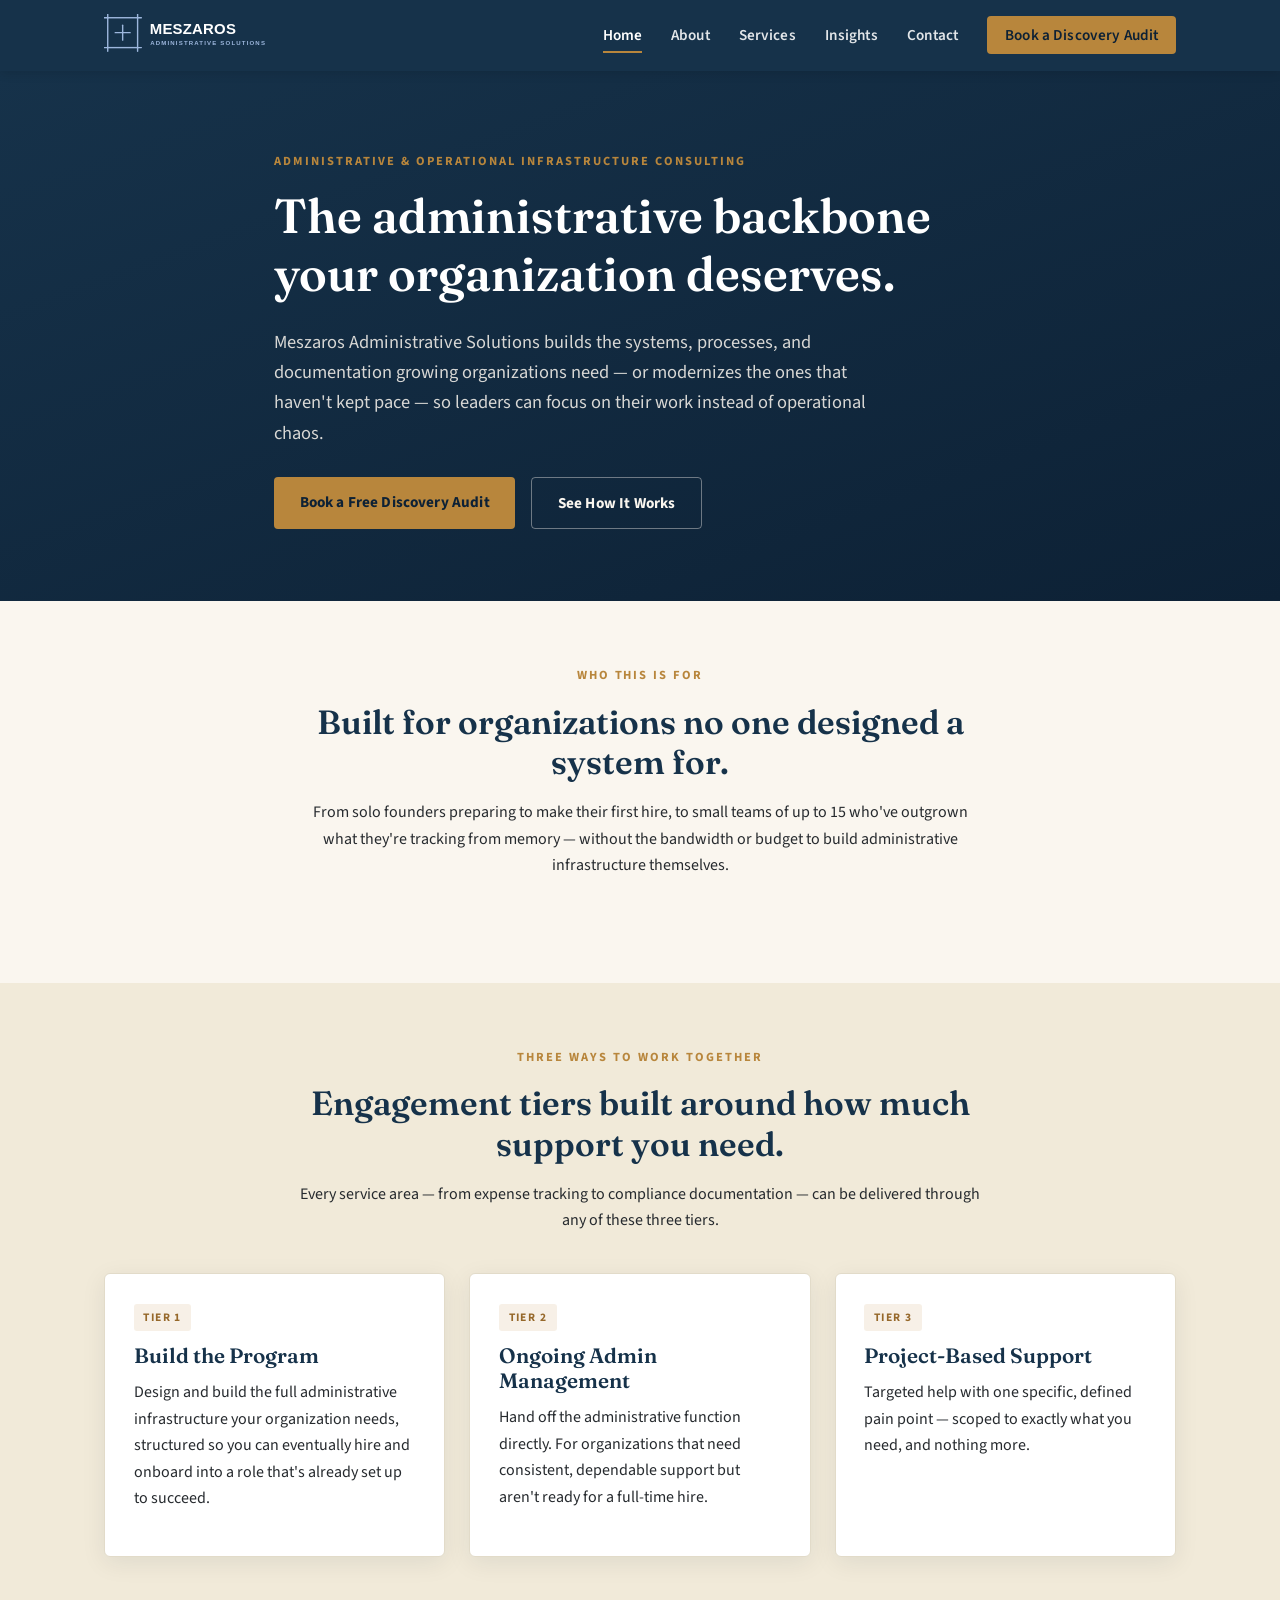
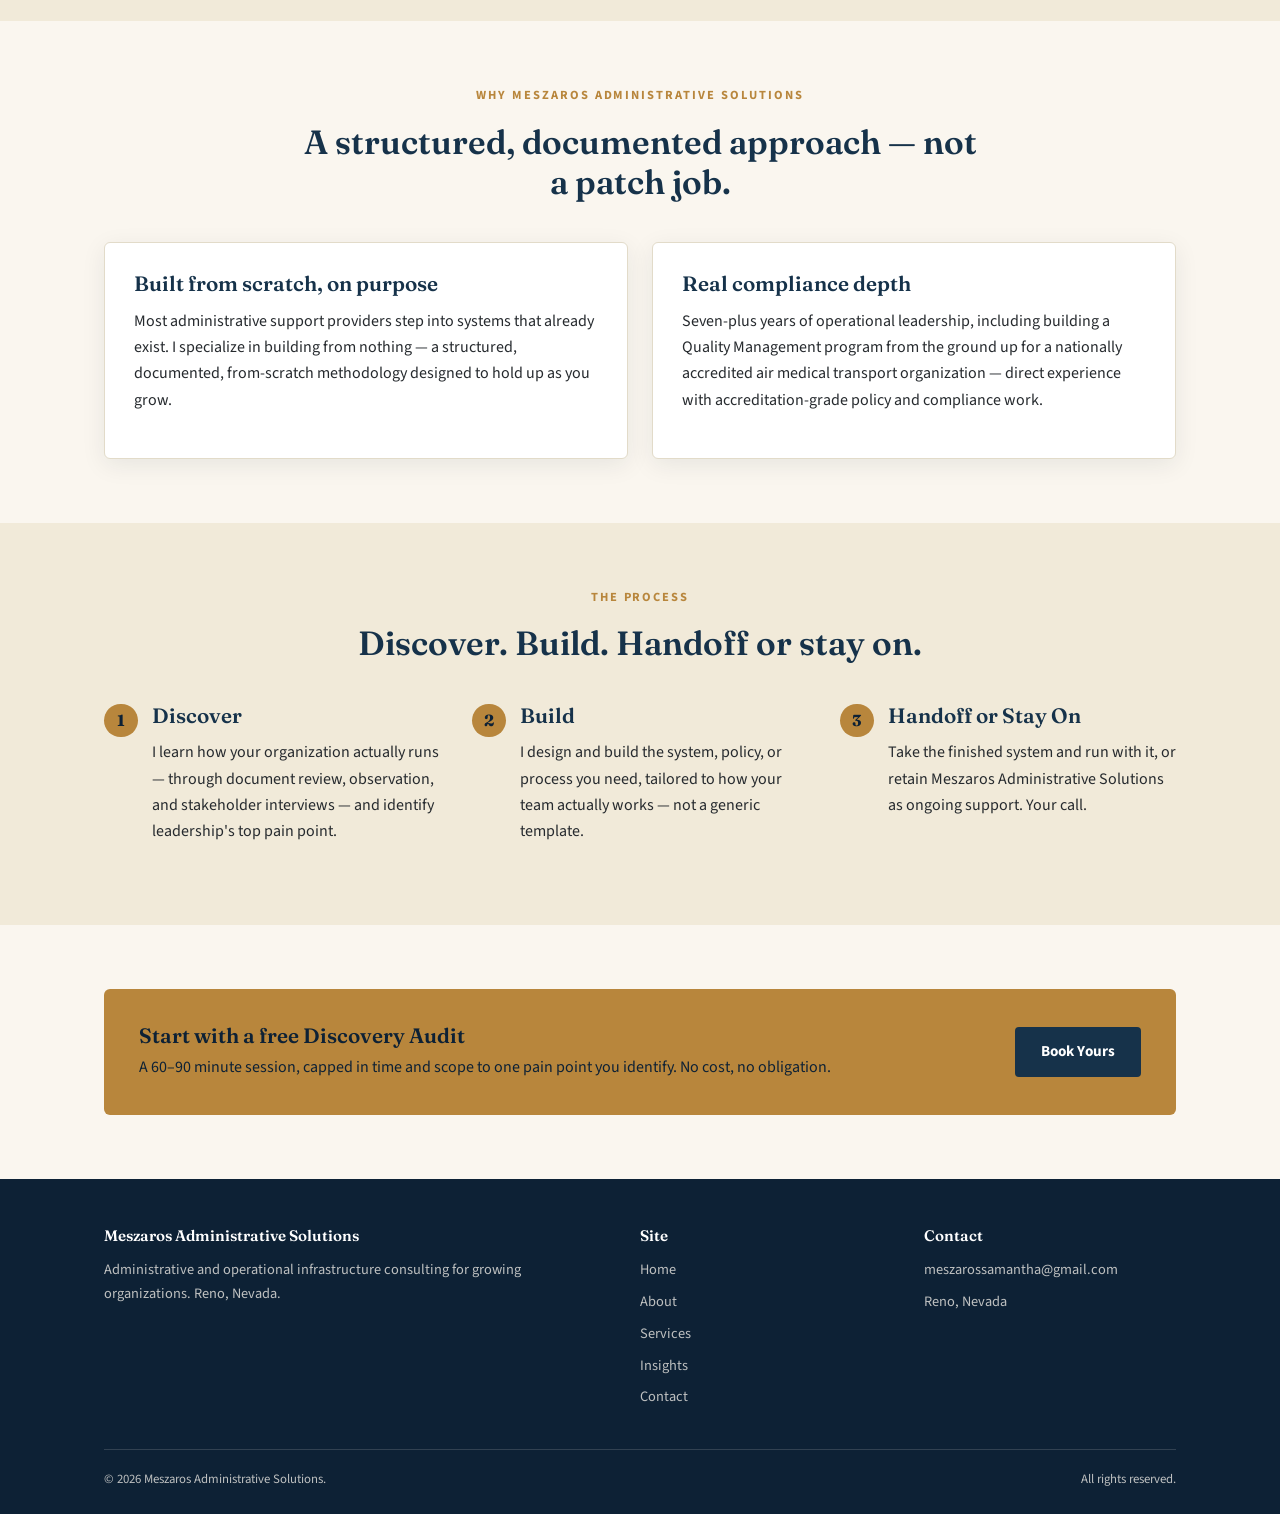
<file: index.html>
<!DOCTYPE html>
<html lang="en">
<head>
<meta charset="UTF-8">
<meta name="viewport" content="width=device-width, initial-scale=1.0">
<title>Meszaros Administrative Solutions | Reno, NV Administrative Consulting</title>
<meta name="description" content="Meszaros Administrative Solutions builds the administrative backbone your organization deserves. Reno, Nevada-based consulting for founders and small teams.">
<link rel="icon" href="data:image/svg+xml,<svg xmlns=%22http://www.w3.org/2000/svg%22 viewBox=%220 0 100 100%22><rect width=%22100%22 height=%22100%22 rx=%2216%22 fill=%22%2316324a%22/><text x=%2250%22 y=%2266%22 font-size=%2258%22 font-family=%22Georgia,serif%22 fill=%22%23b8863c%22 text-anchor=%22middle%22>M</text></svg>">
<link rel="preconnect" href="https://fonts.googleapis.com">
<link rel="preconnect" href="https://fonts.gstatic.com" crossorigin>
<link href="https://fonts.googleapis.com/css2?family=Fraunces:wght@500;600;700&family=Source+Sans+3:wght@400;600;700&display=swap" rel="stylesheet">
<link rel="stylesheet" href="style.css">
</head>
<body>

<header class="site-header">
  <div class="nav-wrap">
    <a class="logo" href="index.html" aria-label="Meszaros Administrative Solutions — Reno, Nevada">
      <svg viewBox="0 0 380 90" xmlns="http://www.w3.org/2000/svg" role="img">
        <g stroke="#9db7dd" stroke-width="3" fill="none" stroke-linecap="round">
          <rect x="8" y="8" width="64" height="64"></rect>
          <line x1="0" y1="8" x2="8" y2="8"></line>
          <line x1="8" y1="0" x2="8" y2="8"></line>
          <line x1="72" y1="8" x2="80" y2="8"></line>
          <line x1="72" y1="0" x2="72" y2="8"></line>
          <line x1="0" y1="72" x2="8" y2="72"></line>
          <line x1="8" y1="72" x2="8" y2="80"></line>
          <line x1="72" y1="72" x2="80" y2="72"></line>
          <line x1="72" y1="72" x2="72" y2="80"></line>
          <line x1="40" y1="24" x2="40" y2="56"></line>
          <line x1="24" y1="40" x2="56" y2="40"></line>
        </g>
        <text x="98" y="42" font-family="Arial, Helvetica, sans-serif" font-weight="800" font-size="32" letter-spacing="0.5" fill="#ffffff">MESZAROS</text>
        <text x="99" y="66" font-family="Arial, Helvetica, sans-serif" font-weight="700" font-size="13" letter-spacing="2.5" fill="#9db7dd">ADMINISTRATIVE SOLUTIONS</text>
      </svg>
    </a>
    <button class="nav-toggle" aria-label="Toggle navigation" aria-expanded="false">&#9776; Menu</button>
    <nav class="main-nav" aria-label="Primary">
      <ul>
        <li><a href="index.html" aria-current="page">Home</a></li>
        <li><a href="about.html">About</a></li>
        <li><a href="services.html">Services</a></li>
        <li><a href="insights.html">Insights</a></li>
        <li><a href="contact.html">Contact</a></li>
        <li><a class="nav-cta" href="contact.html">Book a Discovery Audit</a></li>
      </ul>
    </nav>
  </div>
</header>

<main>

  <section class="hero">
    <div class="container">
      <span class="eyebrow">Administrative &amp; Operational Infrastructure Consulting</span>
      <h1>The administrative backbone your organization deserves.</h1>
      <p class="lede">Meszaros Administrative Solutions builds the systems, processes, and documentation growing organizations need &mdash; or modernizes the ones that haven't kept pace &mdash; so leaders can focus on their work instead of operational chaos.</p>
      <div class="btn-row">
        <a class="btn btn-primary" href="contact.html">Book a Free Discovery Audit</a>
        <a class="btn btn-ghost" href="services.html">See How It Works</a>
      </div>
    </div>
  </section>

  <section>
    <div class="container">
      <div class="section-head">
        <span class="eyebrow">Who This Is For</span>
        <h2>Built for organizations no one designed a system for.</h2>
        <p>From solo founders preparing to make their first hire, to small teams of up to 15 who've outgrown what they're tracking from memory &mdash; without the bandwidth or budget to build administrative infrastructure themselves.</p>
      </div>
    </div>
  </section>

  <section class="alt">
    <div class="container">
      <div class="section-head">
        <span class="eyebrow">Three Ways to Work Together</span>
        <h2>Engagement tiers built around how much support you need.</h2>
        <p>Every service area &mdash; from expense tracking to compliance documentation &mdash; can be delivered through any of these three tiers.</p>
      </div>
      <div class="grid-3">
        <div class="card">
          <span class="tier-label">Tier 1</span>
          <h3>Build the Program</h3>
          <p>Design and build the full administrative infrastructure your organization needs, structured so you can eventually hire and onboard into a role that's already set up to succeed.</p>
        </div>
        <div class="card">
          <span class="tier-label">Tier 2</span>
          <h3>Ongoing Admin Management</h3>
          <p>Hand off the administrative function directly. For organizations that need consistent, dependable support but aren't ready for a full-time hire.</p>
        </div>
        <div class="card">
          <span class="tier-label">Tier 3</span>
          <h3>Project-Based Support</h3>
          <p>Targeted help with one specific, defined pain point &mdash; scoped to exactly what you need, and nothing more.</p>
        </div>
      </div>
    </div>
  </section>

  <section>
    <div class="container">
      <div class="section-head">
        <span class="eyebrow">Why Meszaros Administrative Solutions</span>
        <h2>A structured, documented approach &mdash; not a patch job.</h2>
      </div>
      <div class="grid-2">
        <div class="card">
          <h3>Built from scratch, on purpose</h3>
          <p>Most administrative support providers step into systems that already exist. I specialize in building from nothing &mdash; a structured, documented, from-scratch methodology designed to hold up as you grow.</p>
        </div>
        <div class="card">
          <h3>Real compliance depth</h3>
          <p>Seven-plus years of operational leadership, including building a Quality Management program from the ground up for a nationally accredited air medical transport organization &mdash; direct experience with accreditation-grade policy and compliance work.</p>
        </div>
      </div>
    </div>
  </section>

  <section class="alt">
    <div class="container">
      <div class="section-head">
        <span class="eyebrow">The Process</span>
        <h2>Discover. Build. Handoff or stay on.</h2>
      </div>
      <div class="steps">
        <div class="step">
          <h3>Discover</h3>
          <p>I learn how your organization actually runs &mdash; through document review, observation, and stakeholder interviews &mdash; and identify leadership's top pain point.</p>
        </div>
        <div class="step">
          <h3>Build</h3>
          <p>I design and build the system, policy, or process you need, tailored to how your team actually works &mdash; not a generic template.</p>
        </div>
        <div class="step">
          <h3>Handoff or Stay On</h3>
          <p>Take the finished system and run with it, or retain Meszaros Administrative Solutions as ongoing support. Your call.</p>
        </div>
      </div>
    </div>
  </section>

  <section>
    <div class="container">
      <div class="callout">
        <div>
          <h3>Start with a free Discovery Audit</h3>
          <p>A 60&ndash;90 minute session, capped in time and scope to one pain point you identify. No cost, no obligation.</p>
        </div>
        <a class="btn btn-dark" href="contact.html">Book Yours</a>
      </div>
    </div>
  </section>

</main>

<footer class="site-footer">
  <div class="container">
    <div class="footer-grid">
      <div>
        <h4>Meszaros Administrative Solutions</h4>
        <p>Administrative and operational infrastructure consulting for growing organizations. Reno, Nevada.</p>
      </div>
      <div>
        <h4>Site</h4>
        <ul>
          <li><a href="index.html">Home</a></li>
          <li><a href="about.html">About</a></li>
          <li><a href="services.html">Services</a></li>
          <li><a href="insights.html">Insights</a></li>
          <li><a href="contact.html">Contact</a></li>
        </ul>
      </div>
      <div>
        <h4>Contact</h4>
        <ul>
          <li><a href="mailto:meszarossamantha@gmail.com">meszarossamantha@gmail.com</a></li>
          <li>Reno, Nevada</li>
        </ul>
      </div>
    </div>
    <div class="footer-bottom">
      <span>&copy; <span data-year></span> Meszaros Administrative Solutions.</span>
      <span>All rights reserved.</span>
    </div>
  </div>
</footer>

<script src="main.js"></script>
</body>
</html>
</file>
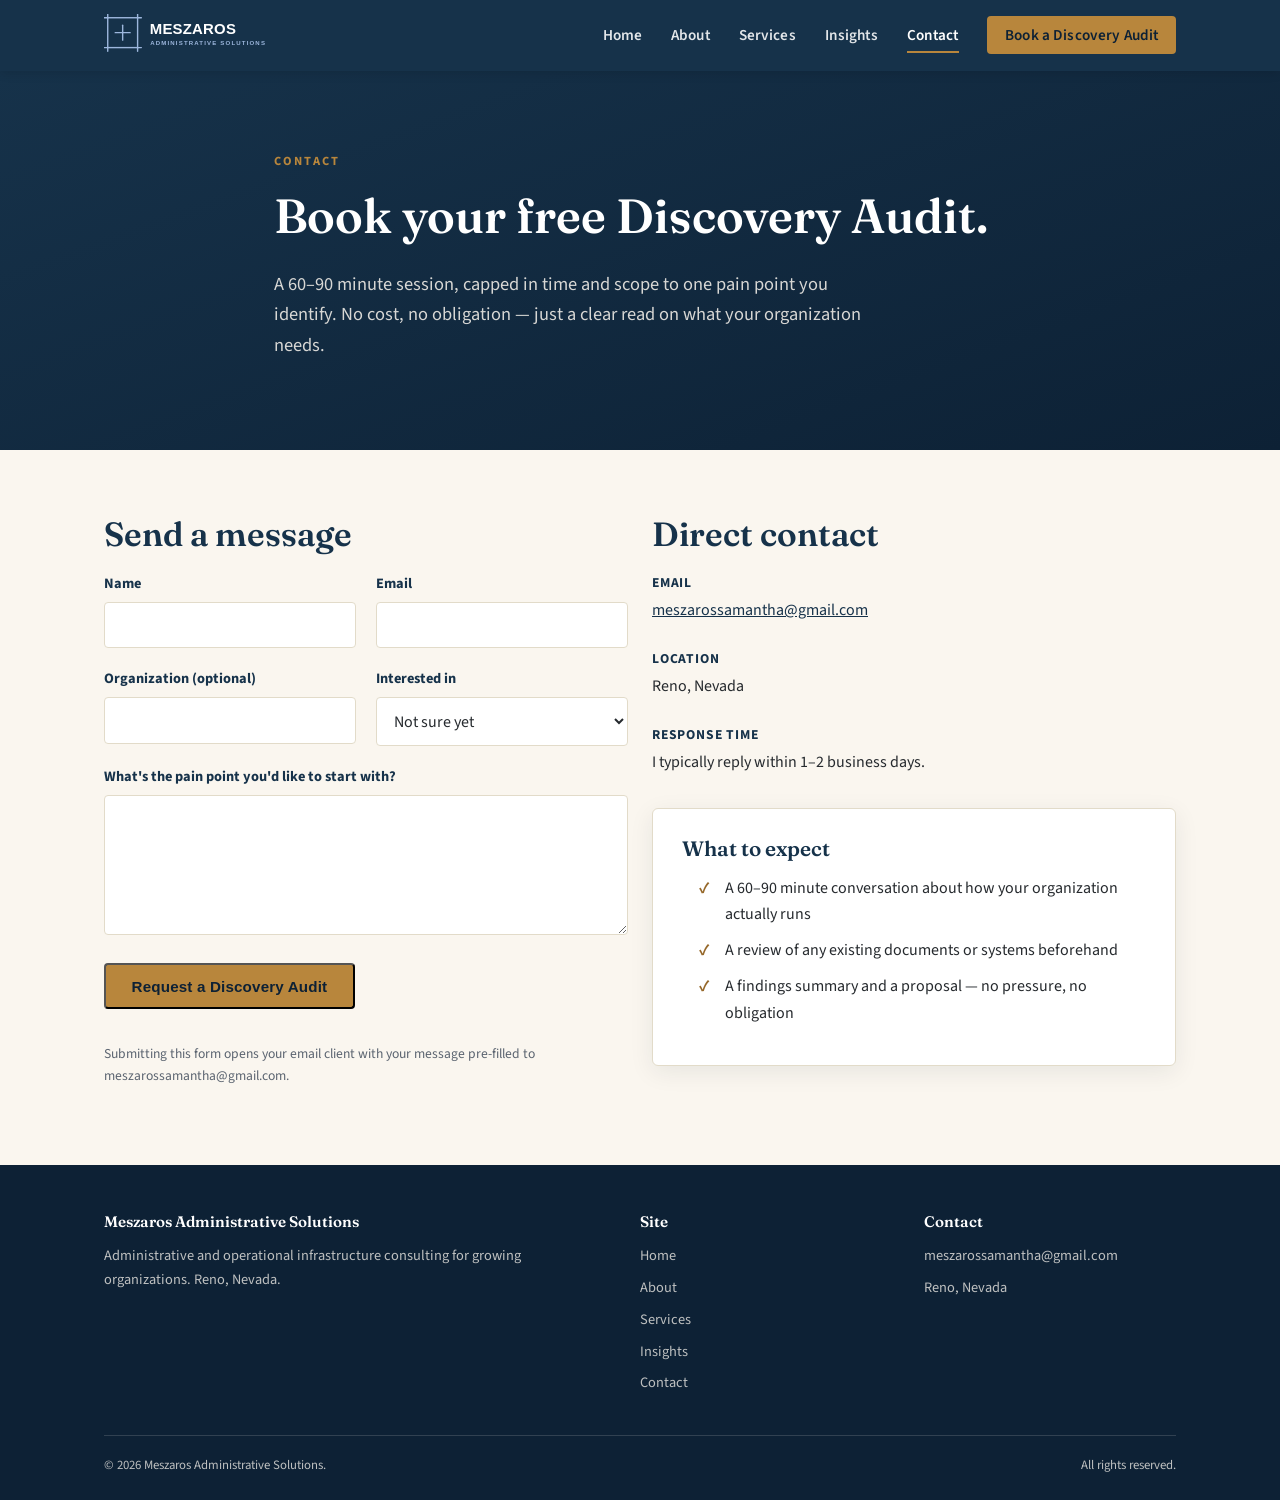
<file: contact.html>
<!DOCTYPE html>
<html lang="en">
<head>
<meta charset="UTF-8">
<meta name="viewport" content="width=device-width, initial-scale=1.0">
<title>Contact | Meszaros Administrative Solutions</title>
<meta name="description" content="Book a free Discovery Audit with Meszaros Administrative Solutions. Reno, Nevada-based administrative and operational infrastructure consulting.">
<link rel="icon" href="data:image/svg+xml,<svg xmlns=%22http://www.w3.org/2000/svg%22 viewBox=%220 0 100 100%22><rect width=%22100%22 height=%22100%22 rx=%2216%22 fill=%22%2316324a%22/><text x=%2250%22 y=%2266%22 font-size=%2258%22 font-family=%22Georgia,serif%22 fill=%22%23b8863c%22 text-anchor=%22middle%22>M</text></svg>">
<link rel="preconnect" href="https://fonts.googleapis.com">
<link rel="preconnect" href="https://fonts.gstatic.com" crossorigin>
<link href="https://fonts.googleapis.com/css2?family=Fraunces:wght@500;600;700&family=Source+Sans+3:wght@400;600;700&display=swap" rel="stylesheet">
<link rel="stylesheet" href="style.css">
</head>
<body>

<header class="site-header">
  <div class="nav-wrap">
    <a class="logo" href="index.html" aria-label="Meszaros Administrative Solutions — Reno, Nevada">
      <svg viewBox="0 0 380 90" xmlns="http://www.w3.org/2000/svg" role="img">
        <g stroke="#9db7dd" stroke-width="3" fill="none" stroke-linecap="round">
          <rect x="8" y="8" width="64" height="64"></rect>
          <line x1="0" y1="8" x2="8" y2="8"></line>
          <line x1="8" y1="0" x2="8" y2="8"></line>
          <line x1="72" y1="8" x2="80" y2="8"></line>
          <line x1="72" y1="0" x2="72" y2="8"></line>
          <line x1="0" y1="72" x2="8" y2="72"></line>
          <line x1="8" y1="72" x2="8" y2="80"></line>
          <line x1="72" y1="72" x2="80" y2="72"></line>
          <line x1="72" y1="72" x2="72" y2="80"></line>
          <line x1="40" y1="24" x2="40" y2="56"></line>
          <line x1="24" y1="40" x2="56" y2="40"></line>
        </g>
        <text x="98" y="42" font-family="Arial, Helvetica, sans-serif" font-weight="800" font-size="32" letter-spacing="0.5" fill="#ffffff">MESZAROS</text>
        <text x="99" y="66" font-family="Arial, Helvetica, sans-serif" font-weight="700" font-size="13" letter-spacing="2.5" fill="#9db7dd">ADMINISTRATIVE SOLUTIONS</text>
      </svg>
    </a>
    <button class="nav-toggle" aria-label="Toggle navigation" aria-expanded="false">&#9776; Menu</button>
    <nav class="main-nav" aria-label="Primary">
      <ul>
        <li><a href="index.html">Home</a></li>
        <li><a href="about.html">About</a></li>
        <li><a href="services.html">Services</a></li>
        <li><a href="insights.html">Insights</a></li>
        <li><a href="contact.html" aria-current="page">Contact</a></li>
        <li><a class="nav-cta" href="contact.html">Book a Discovery Audit</a></li>
      </ul>
    </nav>
  </div>
</header>

<main>

  <section class="hero">
    <div class="container">
      <span class="eyebrow">Contact</span>
      <h1>Book your free Discovery Audit.</h1>
      <p class="lede">A 60&ndash;90 minute session, capped in time and scope to one pain point you identify. No cost, no obligation &mdash; just a clear read on what your organization needs.</p>
    </div>
  </section>

  <section>
    <div class="container">
      <div class="grid-2">
        <div>
          <h2>Send a message</h2>
          <form class="contact-form" novalidate>
            <div class="form-row">
              <div>
                <label for="name">Name</label>
                <input type="text" id="name" name="name" required>
              </div>
              <div>
                <label for="email">Email</label>
                <input type="email" id="email" name="email" required>
              </div>
            </div>
            <div class="form-row">
              <div>
                <label for="organization">Organization (optional)</label>
                <input type="text" id="organization" name="organization">
              </div>
              <div>
                <label for="tier">Interested in</label>
                <select id="tier" name="tier">
                  <option value="">Not sure yet</option>
                  <option value="Tier 1 — Build the Program">Tier 1 &mdash; Build the Program</option>
                  <option value="Tier 2 — Ongoing Admin Management">Tier 2 &mdash; Ongoing Admin Management</option>
                  <option value="Tier 3 — Project-Based Support">Tier 3 &mdash; Project-Based Support</option>
                </select>
              </div>
            </div>
            <div>
              <label for="message">What's the pain point you'd like to start with?</label>
              <textarea id="message" name="message" required></textarea>
            </div>
            <div>
              <button type="submit" class="btn btn-primary">Request a Discovery Audit</button>
              <p id="form-status" role="status"></p>
              <p class="form-note">Submitting this form opens your email client with your message pre-filled to meszarossamantha@gmail.com.</p>
            </div>
          </form>
        </div>

        <div>
          <h2>Direct contact</h2>
          <dl class="contact-info">
            <div>
              <dt>Email</dt>
              <dd><a href="mailto:meszarossamantha@gmail.com">meszarossamantha@gmail.com</a></dd>
            </div>
            <div>
              <dt>Location</dt>
              <dd>Reno, Nevada</dd>
            </div>
            <div>
              <dt>Response time</dt>
              <dd>I typically reply within 1&ndash;2 business days.</dd>
            </div>
          </dl>
          <div class="card" style="margin-top:2rem;">
            <h3>What to expect</h3>
            <ul class="check-list">
              <li>A 60&ndash;90 minute conversation about how your organization actually runs</li>
              <li>A review of any existing documents or systems beforehand</li>
              <li>A findings summary and a proposal &mdash; no pressure, no obligation</li>
            </ul>
          </div>
        </div>
      </div>
    </div>
  </section>

</main>

<footer class="site-footer">
  <div class="container">
    <div class="footer-grid">
      <div>
        <h4>Meszaros Administrative Solutions</h4>
        <p>Administrative and operational infrastructure consulting for growing organizations. Reno, Nevada.</p>
      </div>
      <div>
        <h4>Site</h4>
        <ul>
          <li><a href="index.html">Home</a></li>
          <li><a href="about.html">About</a></li>
          <li><a href="services.html">Services</a></li>
          <li><a href="insights.html">Insights</a></li>
          <li><a href="contact.html">Contact</a></li>
        </ul>
      </div>
      <div>
        <h4>Contact</h4>
        <ul>
          <li><a href="mailto:meszarossamantha@gmail.com">meszarossamantha@gmail.com</a></li>
          <li>Reno, Nevada</li>
        </ul>
      </div>
    </div>
    <div class="footer-bottom">
      <span>&copy; <span data-year></span> Meszaros Administrative Solutions.</span>
      <span>All rights reserved.</span>
    </div>
  </div>
</footer>

<script src="main.js"></script>
</body>
</html>
</file>
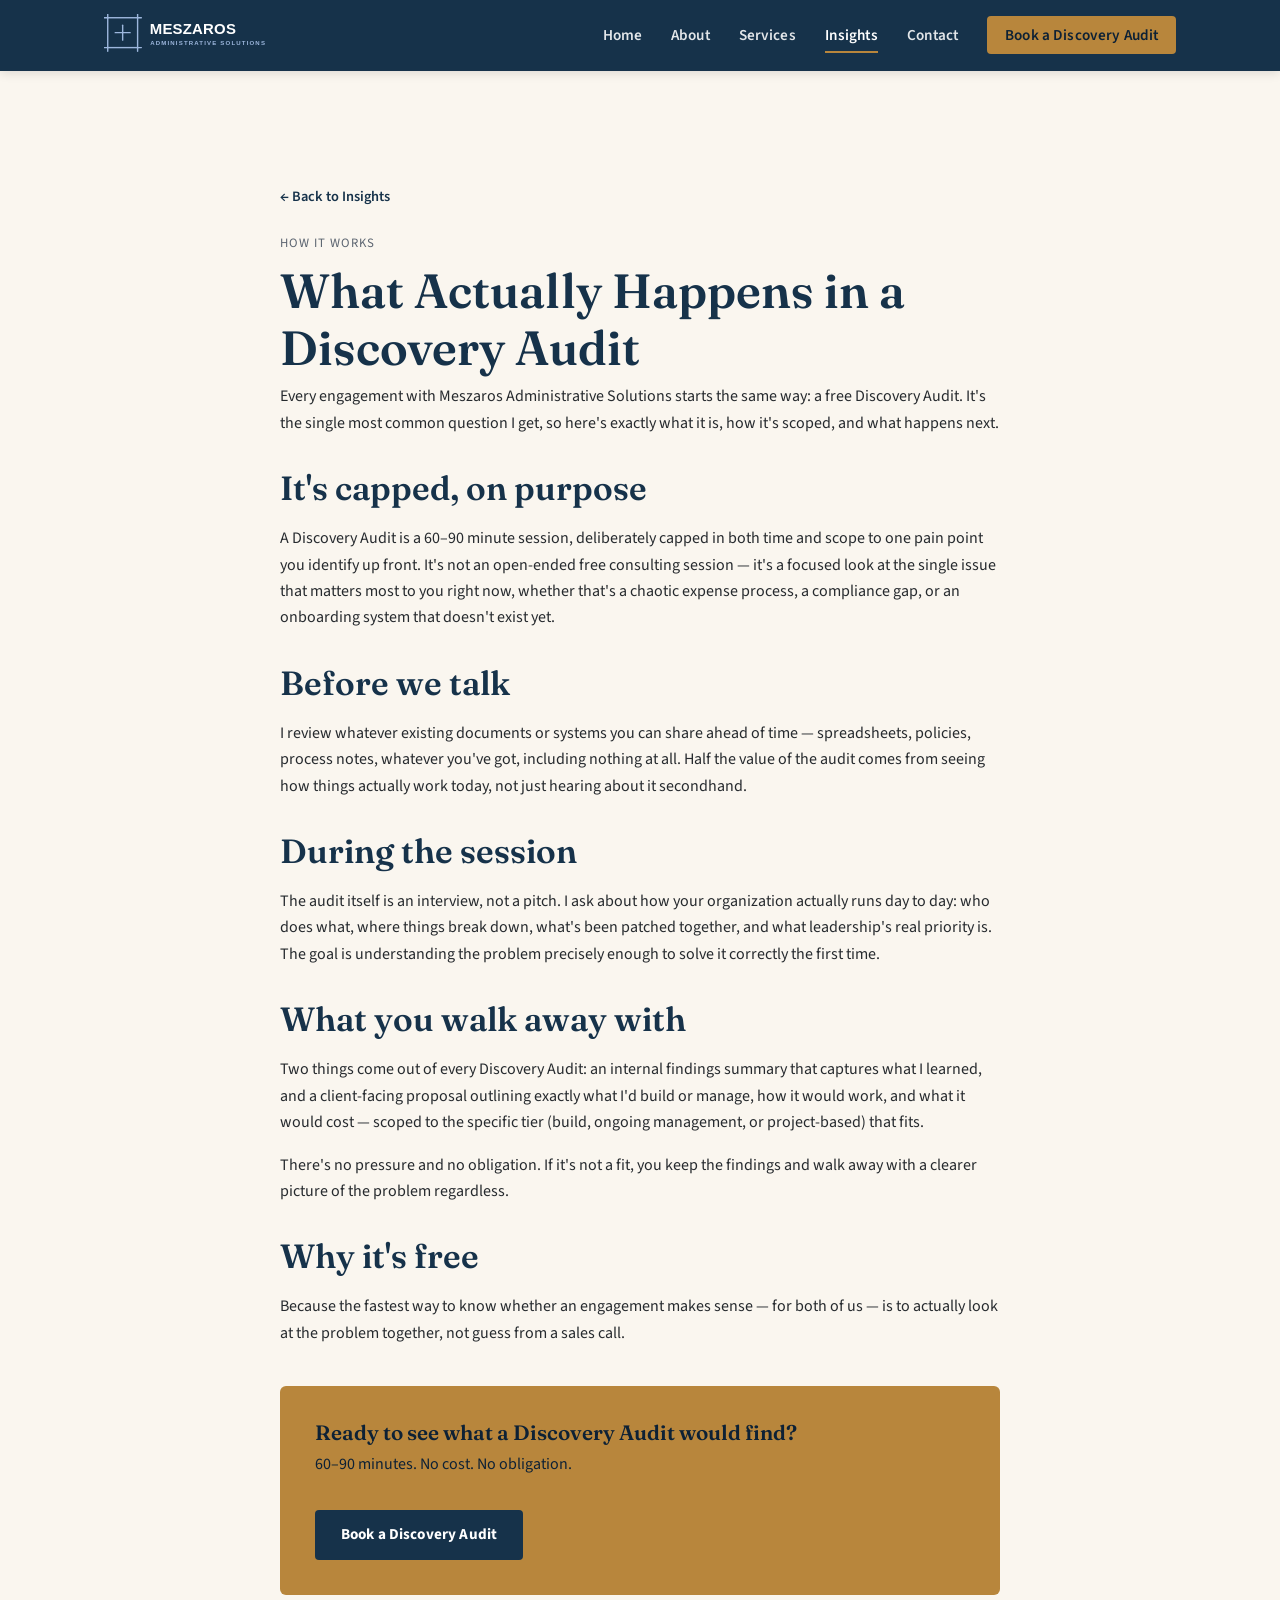
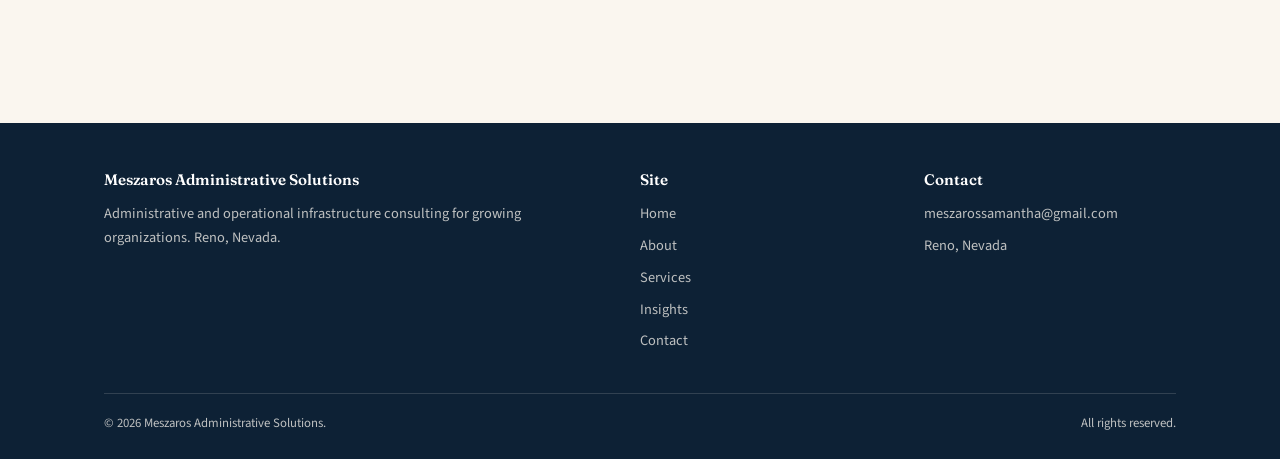
<file: discovery-audit-explained.html>
<!DOCTYPE html>
<html lang="en">
<head>
<meta charset="UTF-8">
<meta name="viewport" content="width=device-width, initial-scale=1.0">
<title>What Actually Happens in a Discovery Audit | Meszaros Administrative Solutions</title>
<meta name="description" content="A walkthrough of the free Discovery Audit: how it's scoped, what it covers, and what you walk away with.">
<link rel="icon" href="data:image/svg+xml,<svg xmlns=%22http://www.w3.org/2000/svg%22 viewBox=%220 0 100 100%22><rect width=%22100%22 height=%22100%22 rx=%2216%22 fill=%22%2316324a%22/><text x=%2250%22 y=%2266%22 font-size=%2258%22 font-family=%22Georgia,serif%22 fill=%22%23b8863c%22 text-anchor=%22middle%22>M</text></svg>">
<link rel="preconnect" href="https://fonts.googleapis.com">
<link rel="preconnect" href="https://fonts.gstatic.com" crossorigin>
<link href="https://fonts.googleapis.com/css2?family=Fraunces:wght@500;600;700&family=Source+Sans+3:wght@400;600;700&display=swap" rel="stylesheet">
<link rel="stylesheet" href="style.css">
</head>
<body>

<header class="site-header">
  <div class="nav-wrap">
    <a class="logo" href="index.html" aria-label="Meszaros Administrative Solutions — Reno, Nevada">
      <svg viewBox="0 0 380 90" xmlns="http://www.w3.org/2000/svg" role="img">
        <g stroke="#9db7dd" stroke-width="3" fill="none" stroke-linecap="round">
          <rect x="8" y="8" width="64" height="64"></rect>
          <line x1="0" y1="8" x2="8" y2="8"></line>
          <line x1="8" y1="0" x2="8" y2="8"></line>
          <line x1="72" y1="8" x2="80" y2="8"></line>
          <line x1="72" y1="0" x2="72" y2="8"></line>
          <line x1="0" y1="72" x2="8" y2="72"></line>
          <line x1="8" y1="72" x2="8" y2="80"></line>
          <line x1="72" y1="72" x2="80" y2="72"></line>
          <line x1="72" y1="72" x2="72" y2="80"></line>
          <line x1="40" y1="24" x2="40" y2="56"></line>
          <line x1="24" y1="40" x2="56" y2="40"></line>
        </g>
        <text x="98" y="42" font-family="Arial, Helvetica, sans-serif" font-weight="800" font-size="32" letter-spacing="0.5" fill="#ffffff">MESZAROS</text>
        <text x="99" y="66" font-family="Arial, Helvetica, sans-serif" font-weight="700" font-size="13" letter-spacing="2.5" fill="#9db7dd">ADMINISTRATIVE SOLUTIONS</text>
      </svg>
    </a>
    <button class="nav-toggle" aria-label="Toggle navigation" aria-expanded="false">&#9776; Menu</button>
    <nav class="main-nav" aria-label="Primary">
      <ul>
        <li><a href="index.html">Home</a></li>
        <li><a href="about.html">About</a></li>
        <li><a href="services.html">Services</a></li>
        <li><a href="insights.html" aria-current="page">Insights</a></li>
        <li><a href="contact.html">Contact</a></li>
        <li><a class="nav-cta" href="contact.html">Book a Discovery Audit</a></li>
      </ul>
    </nav>
  </div>
</header>

<main>
  <section>
    <div class="container">
      <article class="post" style="padding: 3rem 0 4rem;">
        <a class="back-link" href="insights.html">&larr; Back to Insights</a>
        <p class="post-meta">How It Works</p>
        <h1>What Actually Happens in a Discovery Audit</h1>
        <div class="post-body">
          <p>Every engagement with Meszaros Administrative Solutions starts the same way: a free Discovery Audit. It's the single most common question I get, so here's exactly what it is, how it's scoped, and what happens next.</p>

          <h2>It's capped, on purpose</h2>
          <p>A Discovery Audit is a 60&ndash;90 minute session, deliberately capped in both time and scope to one pain point you identify up front. It's not an open-ended free consulting session &mdash; it's a focused look at the single issue that matters most to you right now, whether that's a chaotic expense process, a compliance gap, or an onboarding system that doesn't exist yet.</p>

          <h2>Before we talk</h2>
          <p>I review whatever existing documents or systems you can share ahead of time &mdash; spreadsheets, policies, process notes, whatever you've got, including nothing at all. Half the value of the audit comes from seeing how things actually work today, not just hearing about it secondhand.</p>

          <h2>During the session</h2>
          <p>The audit itself is an interview, not a pitch. I ask about how your organization actually runs day to day: who does what, where things break down, what's been patched together, and what leadership's real priority is. The goal is understanding the problem precisely enough to solve it correctly the first time.</p>

          <h2>What you walk away with</h2>
          <p>Two things come out of every Discovery Audit: an internal findings summary that captures what I learned, and a client-facing proposal outlining exactly what I'd build or manage, how it would work, and what it would cost &mdash; scoped to the specific tier (build, ongoing management, or project-based) that fits.</p>
          <p>There's no pressure and no obligation. If it's not a fit, you keep the findings and walk away with a clearer picture of the problem regardless.</p>

          <h2>Why it's free</h2>
          <p>Because the fastest way to know whether an engagement makes sense &mdash; for both of us &mdash; is to actually look at the problem together, not guess from a sales call.</p>
        </div>
        <div class="callout" style="margin-top:2.5rem;">
          <div>
            <h3>Ready to see what a Discovery Audit would find?</h3>
            <p>60&ndash;90 minutes. No cost. No obligation.</p>
          </div>
          <a class="btn btn-dark" href="contact.html">Book a Discovery Audit</a>
        </div>
      </article>
    </div>
  </section>
</main>

<footer class="site-footer">
  <div class="container">
    <div class="footer-grid">
      <div>
        <h4>Meszaros Administrative Solutions</h4>
        <p>Administrative and operational infrastructure consulting for growing organizations. Reno, Nevada.</p>
      </div>
      <div>
        <h4>Site</h4>
        <ul>
          <li><a href="index.html">Home</a></li>
          <li><a href="about.html">About</a></li>
          <li><a href="services.html">Services</a></li>
          <li><a href="insights.html">Insights</a></li>
          <li><a href="contact.html">Contact</a></li>
        </ul>
      </div>
      <div>
        <h4>Contact</h4>
        <ul>
          <li><a href="mailto:meszarossamantha@gmail.com">meszarossamantha@gmail.com</a></li>
          <li>Reno, Nevada</li>
        </ul>
      </div>
    </div>
    <div class="footer-bottom">
      <span>&copy; <span data-year></span> Meszaros Administrative Solutions.</span>
      <span>All rights reserved.</span>
    </div>
  </div>
</footer>

<script src="main.js"></script>
</body>
</html>
</file>
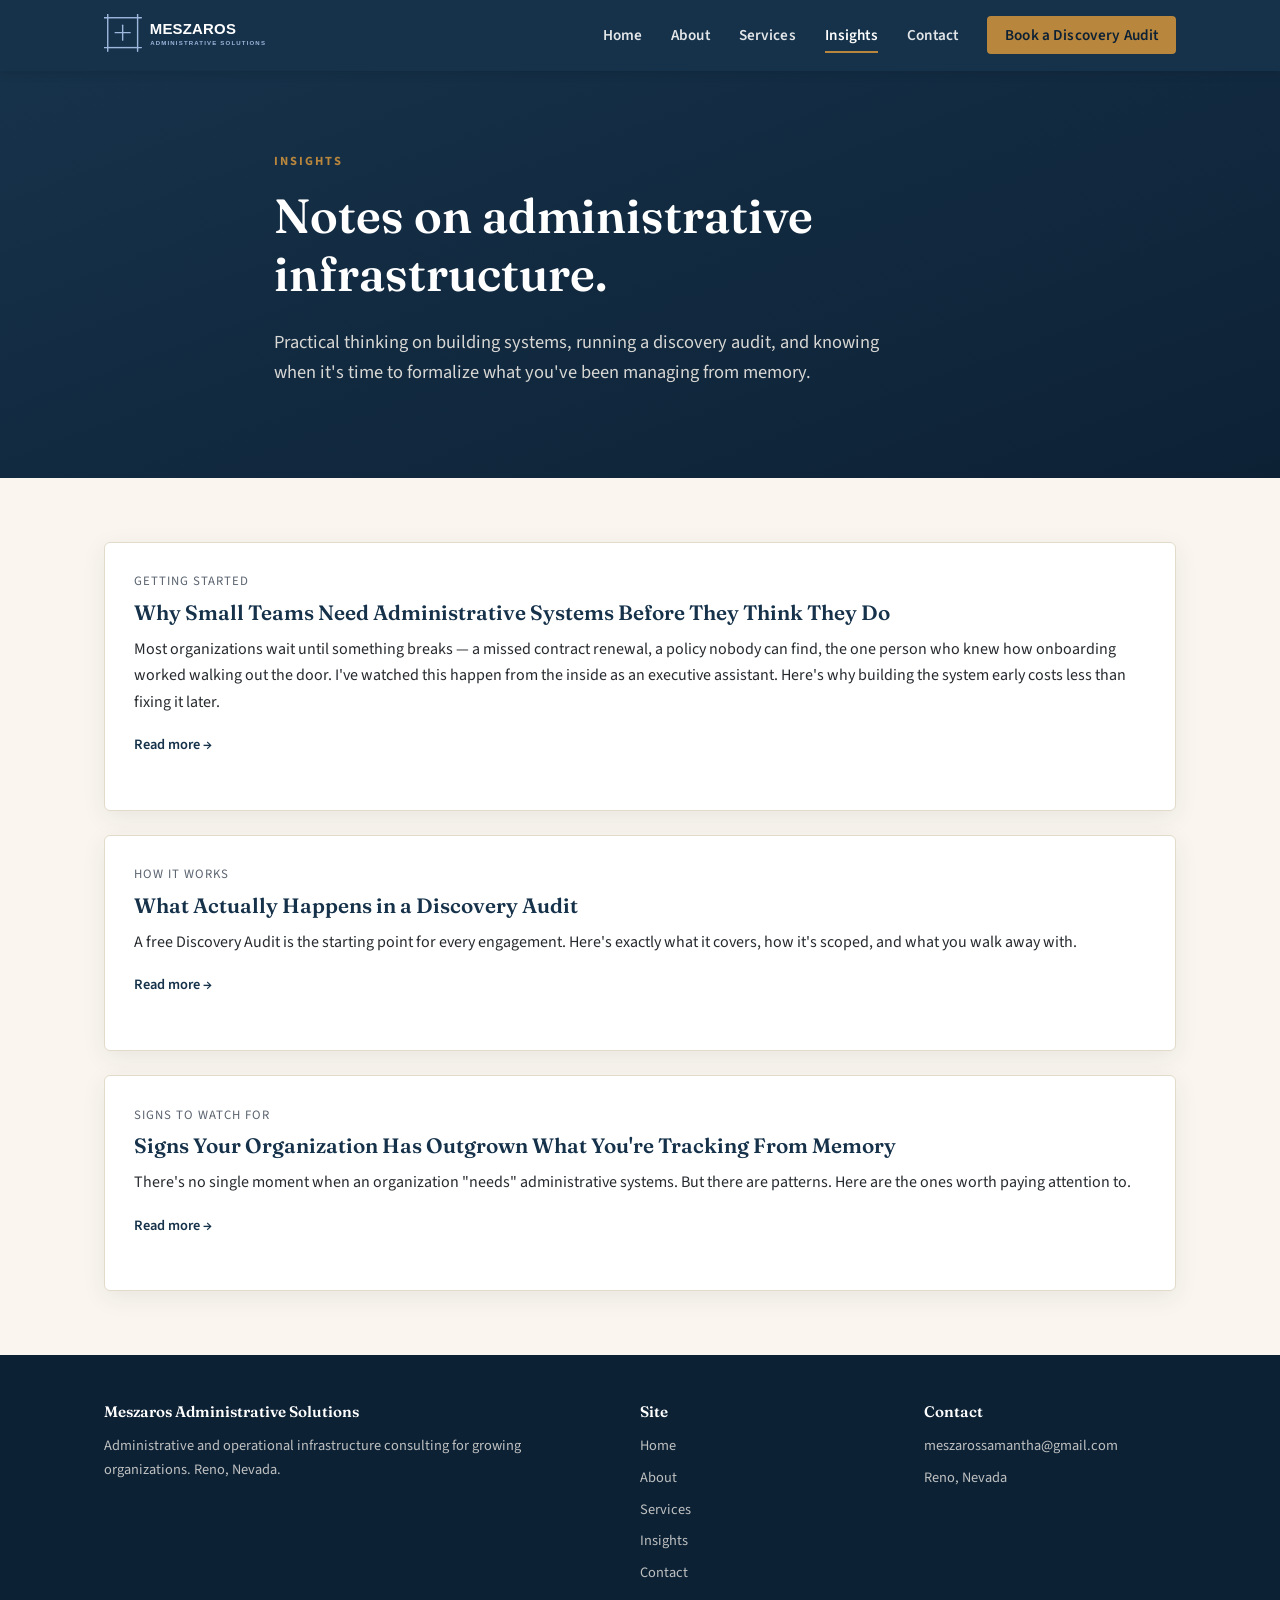
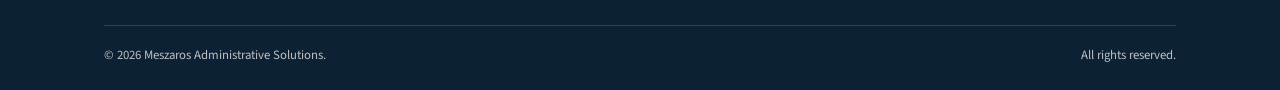
<file: insights.html>
<!DOCTYPE html>
<html lang="en">
<head>
<meta charset="UTF-8">
<meta name="viewport" content="width=device-width, initial-scale=1.0">
<title>Insights | Meszaros Administrative Solutions</title>
<meta name="description" content="Notes on building administrative systems, running a discovery audit, and recognizing when your organization has outgrown what it's tracking from memory.">
<link rel="icon" href="data:image/svg+xml,<svg xmlns=%22http://www.w3.org/2000/svg%22 viewBox=%220 0 100 100%22><rect width=%22100%22 height=%22100%22 rx=%2216%22 fill=%22%2316324a%22/><text x=%2250%22 y=%2266%22 font-size=%2258%22 font-family=%22Georgia,serif%22 fill=%22%23b8863c%22 text-anchor=%22middle%22>M</text></svg>">
<link rel="preconnect" href="https://fonts.googleapis.com">
<link rel="preconnect" href="https://fonts.gstatic.com" crossorigin>
<link href="https://fonts.googleapis.com/css2?family=Fraunces:wght@500;600;700&family=Source+Sans+3:wght@400;600;700&display=swap" rel="stylesheet">
<link rel="stylesheet" href="style.css">
</head>
<body>

<header class="site-header">
  <div class="nav-wrap">
    <a class="logo" href="index.html" aria-label="Meszaros Administrative Solutions — Reno, Nevada">
      <svg viewBox="0 0 380 90" xmlns="http://www.w3.org/2000/svg" role="img">
        <g stroke="#9db7dd" stroke-width="3" fill="none" stroke-linecap="round">
          <rect x="8" y="8" width="64" height="64"></rect>
          <line x1="0" y1="8" x2="8" y2="8"></line>
          <line x1="8" y1="0" x2="8" y2="8"></line>
          <line x1="72" y1="8" x2="80" y2="8"></line>
          <line x1="72" y1="0" x2="72" y2="8"></line>
          <line x1="0" y1="72" x2="8" y2="72"></line>
          <line x1="8" y1="72" x2="8" y2="80"></line>
          <line x1="72" y1="72" x2="80" y2="72"></line>
          <line x1="72" y1="72" x2="72" y2="80"></line>
          <line x1="40" y1="24" x2="40" y2="56"></line>
          <line x1="24" y1="40" x2="56" y2="40"></line>
        </g>
        <text x="98" y="42" font-family="Arial, Helvetica, sans-serif" font-weight="800" font-size="32" letter-spacing="0.5" fill="#ffffff">MESZAROS</text>
        <text x="99" y="66" font-family="Arial, Helvetica, sans-serif" font-weight="700" font-size="13" letter-spacing="2.5" fill="#9db7dd">ADMINISTRATIVE SOLUTIONS</text>
      </svg>
    </a>
    <button class="nav-toggle" aria-label="Toggle navigation" aria-expanded="false">&#9776; Menu</button>
    <nav class="main-nav" aria-label="Primary">
      <ul>
        <li><a href="index.html">Home</a></li>
        <li><a href="about.html">About</a></li>
        <li><a href="services.html">Services</a></li>
        <li><a href="insights.html" aria-current="page">Insights</a></li>
        <li><a href="contact.html">Contact</a></li>
        <li><a class="nav-cta" href="contact.html">Book a Discovery Audit</a></li>
      </ul>
    </nav>
  </div>
</header>

<main>

  <section class="hero">
    <div class="container">
      <span class="eyebrow">Insights</span>
      <h1>Notes on administrative infrastructure.</h1>
      <p class="lede">Practical thinking on building systems, running a discovery audit, and knowing when it's time to formalize what you've been managing from memory.</p>
    </div>
  </section>

  <section>
    <div class="container">
      <div class="post-list">

        <article class="post-card">
          <p class="post-meta">Getting Started</p>
          <h3><a href="why-small-teams-need-systems.html">Why Small Teams Need Administrative Systems Before They Think They Do</a></h3>
          <p>Most organizations wait until something breaks &mdash; a missed contract renewal, a policy nobody can find, the one person who knew how onboarding worked walking out the door. I've watched this happen from the inside as an executive assistant. Here's why building the system early costs less than fixing it later.</p>
          <a class="back-link" href="why-small-teams-need-systems.html">Read more &rarr;</a>
        </article>

        <article class="post-card">
          <p class="post-meta">How It Works</p>
          <h3><a href="discovery-audit-explained.html">What Actually Happens in a Discovery Audit</a></h3>
          <p>A free Discovery Audit is the starting point for every engagement. Here's exactly what it covers, how it's scoped, and what you walk away with.</p>
          <a class="back-link" href="discovery-audit-explained.html">Read more &rarr;</a>
        </article>

        <article class="post-card">
          <p class="post-meta">Signs to Watch For</p>
          <h3><a href="signs-youve-outgrown-diy.html">Signs Your Organization Has Outgrown What You're Tracking From Memory</a></h3>
          <p>There's no single moment when an organization "needs" administrative systems. But there are patterns. Here are the ones worth paying attention to.</p>
          <a class="back-link" href="signs-youve-outgrown-diy.html">Read more &rarr;</a>
        </article>

      </div>
    </div>
  </section>

</main>

<footer class="site-footer">
  <div class="container">
    <div class="footer-grid">
      <div>
        <h4>Meszaros Administrative Solutions</h4>
        <p>Administrative and operational infrastructure consulting for growing organizations. Reno, Nevada.</p>
      </div>
      <div>
        <h4>Site</h4>
        <ul>
          <li><a href="index.html">Home</a></li>
          <li><a href="about.html">About</a></li>
          <li><a href="services.html">Services</a></li>
          <li><a href="insights.html">Insights</a></li>
          <li><a href="contact.html">Contact</a></li>
        </ul>
      </div>
      <div>
        <h4>Contact</h4>
        <ul>
          <li><a href="mailto:meszarossamantha@gmail.com">meszarossamantha@gmail.com</a></li>
          <li>Reno, Nevada</li>
        </ul>
      </div>
    </div>
    <div class="footer-bottom">
      <span>&copy; <span data-year></span> Meszaros Administrative Solutions.</span>
      <span>All rights reserved.</span>
    </div>
  </div>
</footer>

<script src="main.js"></script>
</body>
</html>
</file>
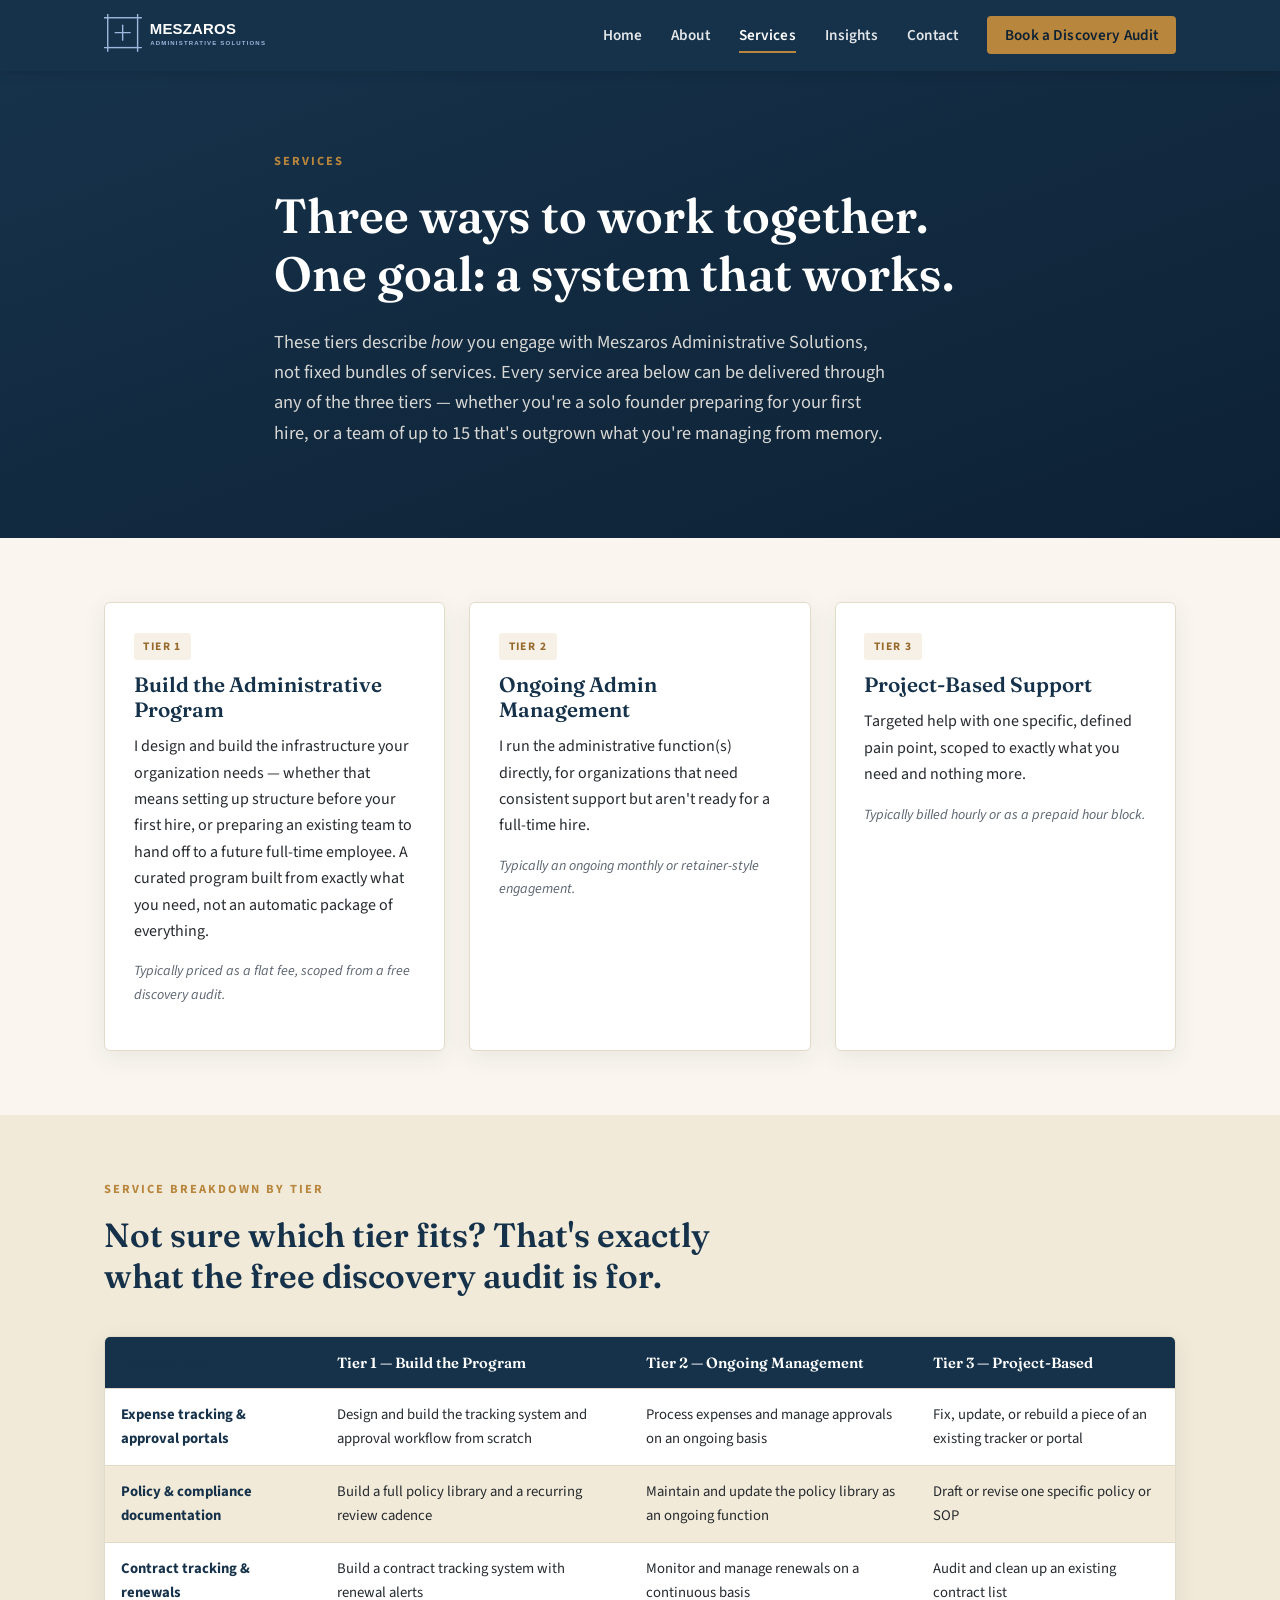
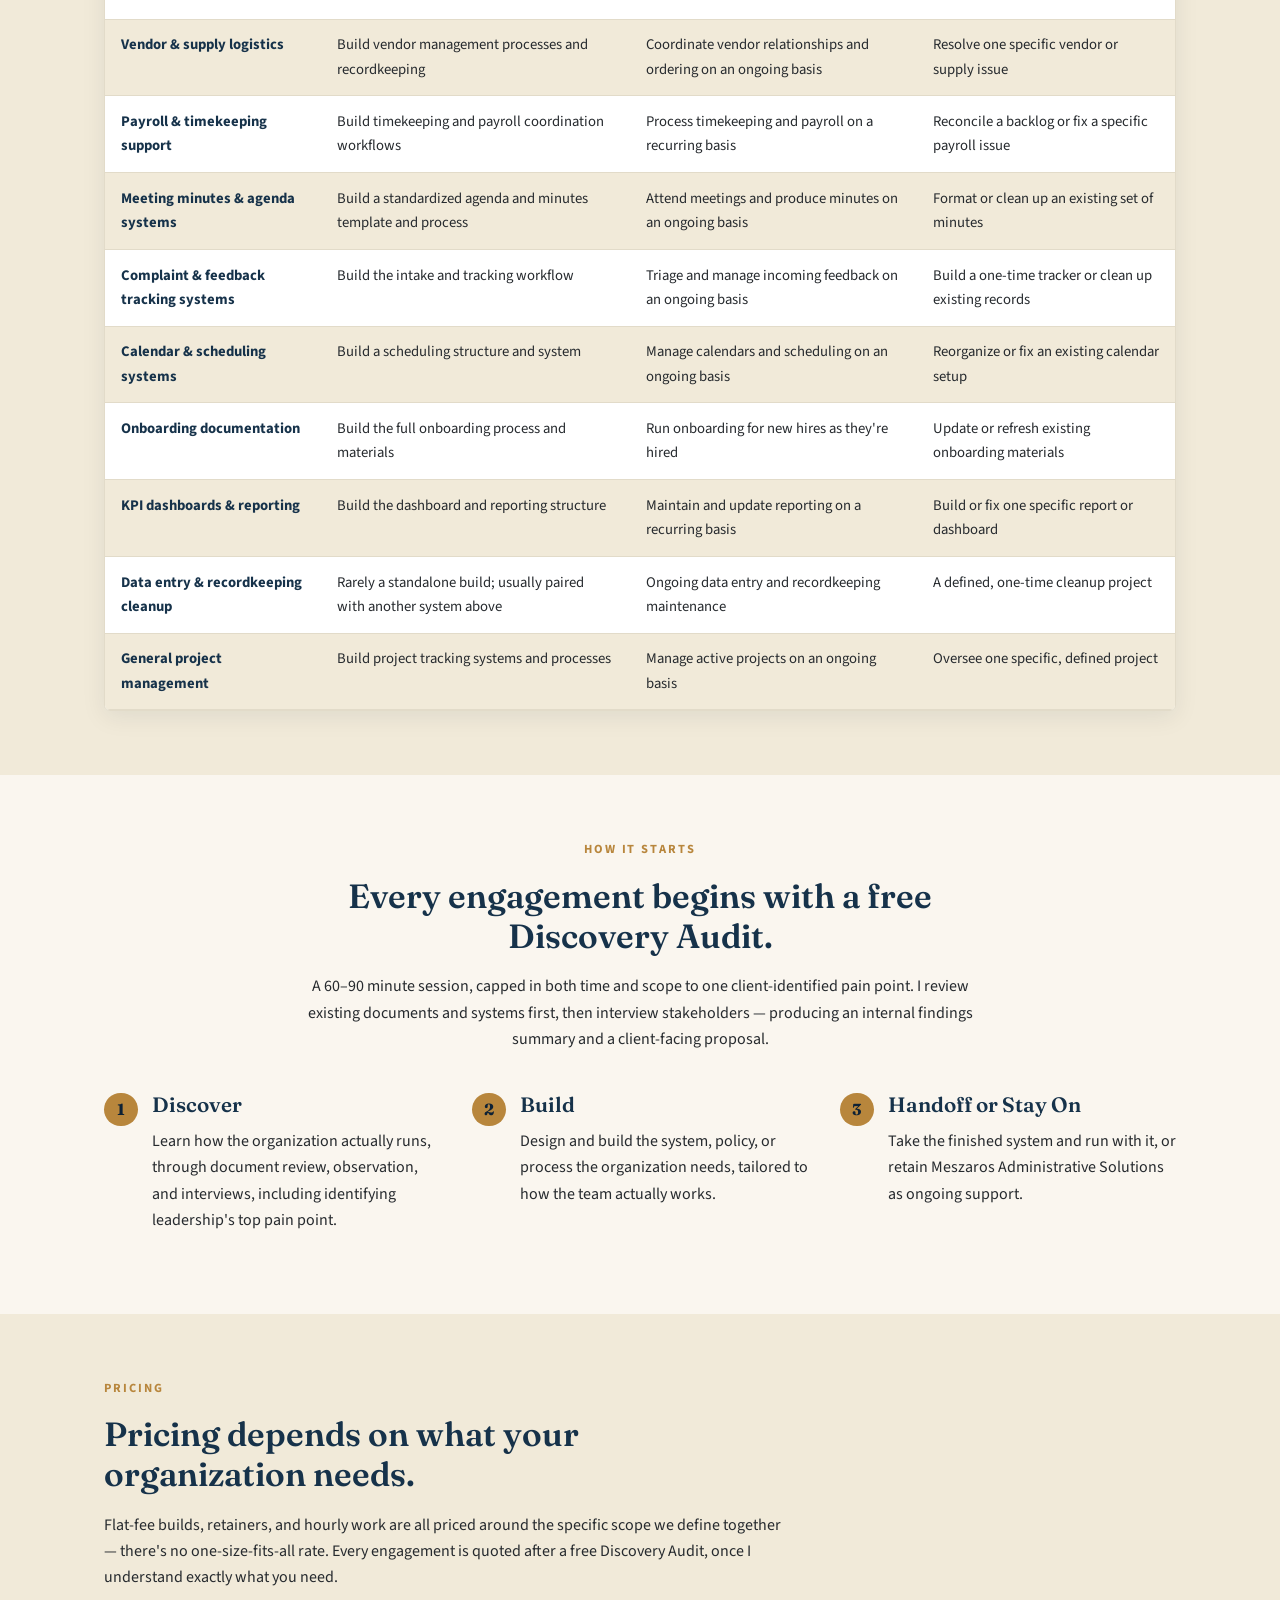
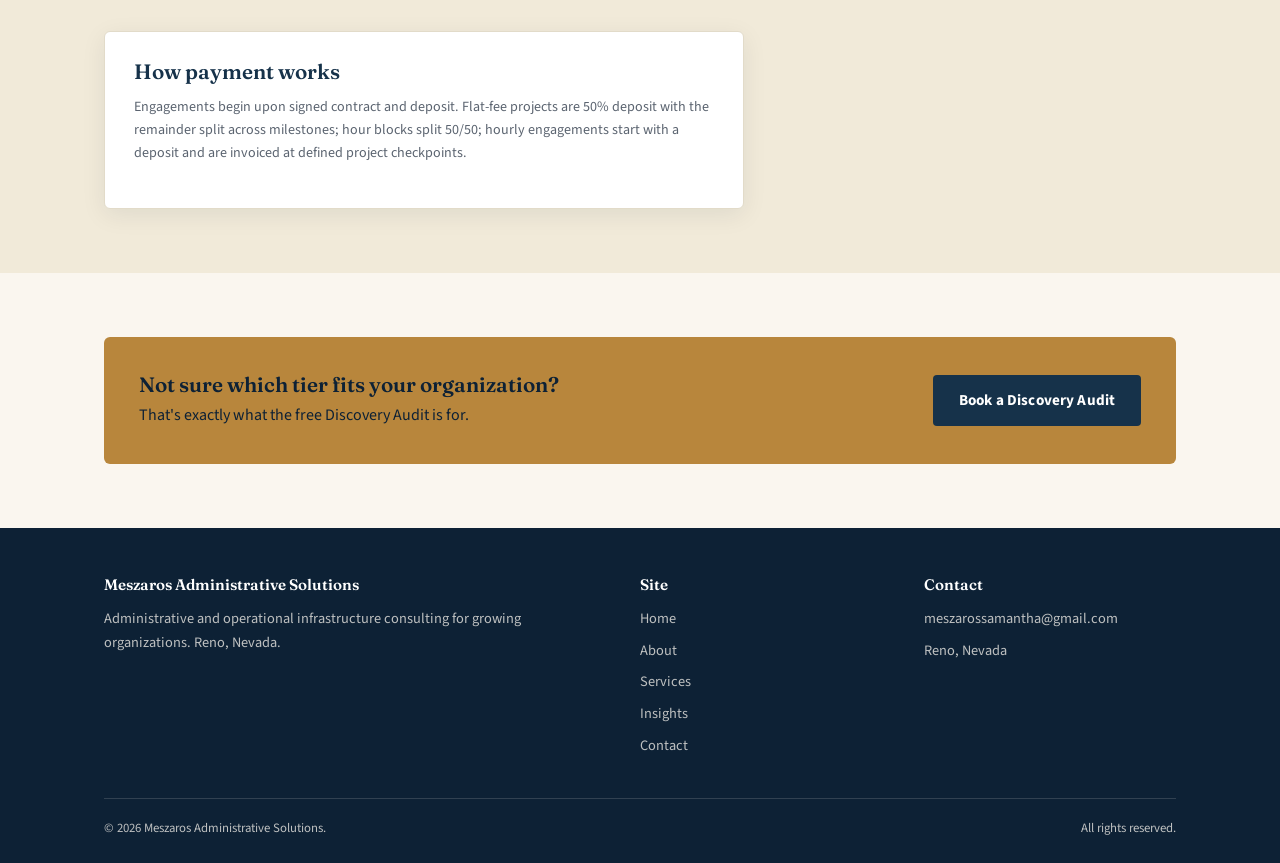
<file: services.html>
<!DOCTYPE html>
<html lang="en">
<head>
<meta charset="UTF-8">
<meta name="viewport" content="width=device-width, initial-scale=1.0">
<title>Services | Meszaros Administrative Solutions</title>
<meta name="description" content="Three engagement tiers and a full service breakdown for administrative program building, ongoing admin management, and project-based support.">
<link rel="icon" href="data:image/svg+xml,<svg xmlns=%22http://www.w3.org/2000/svg%22 viewBox=%220 0 100 100%22><rect width=%22100%22 height=%22100%22 rx=%2216%22 fill=%22%2316324a%22/><text x=%2250%22 y=%2266%22 font-size=%2258%22 font-family=%22Georgia,serif%22 fill=%22%23b8863c%22 text-anchor=%22middle%22>M</text></svg>">
<link rel="preconnect" href="https://fonts.googleapis.com">
<link rel="preconnect" href="https://fonts.gstatic.com" crossorigin>
<link href="https://fonts.googleapis.com/css2?family=Fraunces:wght@500;600;700&family=Source+Sans+3:wght@400;600;700&display=swap" rel="stylesheet">
<link rel="stylesheet" href="style.css">
</head>
<body>

<header class="site-header">
  <div class="nav-wrap">
    <a class="logo" href="index.html" aria-label="Meszaros Administrative Solutions — Reno, Nevada">
      <svg viewBox="0 0 380 90" xmlns="http://www.w3.org/2000/svg" role="img">
        <g stroke="#9db7dd" stroke-width="3" fill="none" stroke-linecap="round">
          <rect x="8" y="8" width="64" height="64"></rect>
          <line x1="0" y1="8" x2="8" y2="8"></line>
          <line x1="8" y1="0" x2="8" y2="8"></line>
          <line x1="72" y1="8" x2="80" y2="8"></line>
          <line x1="72" y1="0" x2="72" y2="8"></line>
          <line x1="0" y1="72" x2="8" y2="72"></line>
          <line x1="8" y1="72" x2="8" y2="80"></line>
          <line x1="72" y1="72" x2="80" y2="72"></line>
          <line x1="72" y1="72" x2="72" y2="80"></line>
          <line x1="40" y1="24" x2="40" y2="56"></line>
          <line x1="24" y1="40" x2="56" y2="40"></line>
        </g>
        <text x="98" y="42" font-family="Arial, Helvetica, sans-serif" font-weight="800" font-size="32" letter-spacing="0.5" fill="#ffffff">MESZAROS</text>
        <text x="99" y="66" font-family="Arial, Helvetica, sans-serif" font-weight="700" font-size="13" letter-spacing="2.5" fill="#9db7dd">ADMINISTRATIVE SOLUTIONS</text>
      </svg>
    </a>
    <button class="nav-toggle" aria-label="Toggle navigation" aria-expanded="false">&#9776; Menu</button>
    <nav class="main-nav" aria-label="Primary">
      <ul>
        <li><a href="index.html">Home</a></li>
        <li><a href="about.html">About</a></li>
        <li><a href="services.html" aria-current="page">Services</a></li>
        <li><a href="insights.html">Insights</a></li>
        <li><a href="contact.html">Contact</a></li>
        <li><a class="nav-cta" href="contact.html">Book a Discovery Audit</a></li>
      </ul>
    </nav>
  </div>
</header>

<main>

  <section class="hero">
    <div class="container">
      <span class="eyebrow">Services</span>
      <h1>Three ways to work together. One goal: a system that works.</h1>
      <p class="lede">These tiers describe <em>how</em> you engage with Meszaros Administrative Solutions, not fixed bundles of services. Every service area below can be delivered through any of the three tiers &mdash; whether you're a solo founder preparing for your first hire, or a team of up to 15 that's outgrown what you're managing from memory.</p>
    </div>
  </section>

  <section>
    <div class="container">
      <div class="grid-3">
        <div class="card">
          <span class="tier-label">Tier 1</span>
          <h3>Build the Administrative Program</h3>
          <p>I design and build the infrastructure your organization needs &mdash; whether that means setting up structure before your first hire, or preparing an existing team to hand off to a future full-time employee. A curated program built from exactly what you need, not an automatic package of everything.</p>
          <p class="price-note">Typically priced as a flat fee, scoped from a free discovery audit.</p>
        </div>
        <div class="card">
          <span class="tier-label">Tier 2</span>
          <h3>Ongoing Admin Management</h3>
          <p>I run the administrative function(s) directly, for organizations that need consistent support but aren't ready for a full-time hire.</p>
          <p class="price-note">Typically an ongoing monthly or retainer-style engagement.</p>
        </div>
        <div class="card">
          <span class="tier-label">Tier 3</span>
          <h3>Project-Based Support</h3>
          <p>Targeted help with one specific, defined pain point, scoped to exactly what you need and nothing more.</p>
          <p class="price-note">Typically billed hourly or as a prepaid hour block.</p>
        </div>
      </div>
    </div>
  </section>

  <section class="alt">
    <div class="container">
      <div class="section-head left">
        <span class="eyebrow">Service Breakdown by Tier</span>
        <h2>Not sure which tier fits? That's exactly what the free discovery audit is for.</h2>
      </div>
      <div class="table-scroll">
        <table class="matrix">
          <caption>Service areas by engagement tier</caption>
          <thead>
            <tr>
              <th scope="col">Service Area</th>
              <th scope="col">Tier 1 &mdash; Build the Program</th>
              <th scope="col">Tier 2 &mdash; Ongoing Management</th>
              <th scope="col">Tier 3 &mdash; Project-Based</th>
            </tr>
          </thead>
          <tbody>
            <tr>
              <td>Expense tracking &amp; approval portals</td>
              <td>Design and build the tracking system and approval workflow from scratch</td>
              <td>Process expenses and manage approvals on an ongoing basis</td>
              <td>Fix, update, or rebuild a piece of an existing tracker or portal</td>
            </tr>
            <tr>
              <td>Policy &amp; compliance documentation</td>
              <td>Build a full policy library and a recurring review cadence</td>
              <td>Maintain and update the policy library as an ongoing function</td>
              <td>Draft or revise one specific policy or SOP</td>
            </tr>
            <tr>
              <td>Contract tracking &amp; renewals</td>
              <td>Build a contract tracking system with renewal alerts</td>
              <td>Monitor and manage renewals on a continuous basis</td>
              <td>Audit and clean up an existing contract list</td>
            </tr>
            <tr>
              <td>Vendor &amp; supply logistics</td>
              <td>Build vendor management processes and recordkeeping</td>
              <td>Coordinate vendor relationships and ordering on an ongoing basis</td>
              <td>Resolve one specific vendor or supply issue</td>
            </tr>
            <tr>
              <td>Payroll &amp; timekeeping support</td>
              <td>Build timekeeping and payroll coordination workflows</td>
              <td>Process timekeeping and payroll on a recurring basis</td>
              <td>Reconcile a backlog or fix a specific payroll issue</td>
            </tr>
            <tr>
              <td>Meeting minutes &amp; agenda systems</td>
              <td>Build a standardized agenda and minutes template and process</td>
              <td>Attend meetings and produce minutes on an ongoing basis</td>
              <td>Format or clean up an existing set of minutes</td>
            </tr>
            <tr>
              <td>Complaint &amp; feedback tracking systems</td>
              <td>Build the intake and tracking workflow</td>
              <td>Triage and manage incoming feedback on an ongoing basis</td>
              <td>Build a one-time tracker or clean up existing records</td>
            </tr>
            <tr>
              <td>Calendar &amp; scheduling systems</td>
              <td>Build a scheduling structure and system</td>
              <td>Manage calendars and scheduling on an ongoing basis</td>
              <td>Reorganize or fix an existing calendar setup</td>
            </tr>
            <tr>
              <td>Onboarding documentation</td>
              <td>Build the full onboarding process and materials</td>
              <td>Run onboarding for new hires as they're hired</td>
              <td>Update or refresh existing onboarding materials</td>
            </tr>
            <tr>
              <td>KPI dashboards &amp; reporting</td>
              <td>Build the dashboard and reporting structure</td>
              <td>Maintain and update reporting on a recurring basis</td>
              <td>Build or fix one specific report or dashboard</td>
            </tr>
            <tr>
              <td>Data entry &amp; recordkeeping cleanup</td>
              <td>Rarely a standalone build; usually paired with another system above</td>
              <td>Ongoing data entry and recordkeeping maintenance</td>
              <td>A defined, one-time cleanup project</td>
            </tr>
            <tr>
              <td>General project management</td>
              <td>Build project tracking systems and processes</td>
              <td>Manage active projects on an ongoing basis</td>
              <td>Oversee one specific, defined project</td>
            </tr>
          </tbody>
        </table>
      </div>
    </div>
  </section>

  <section>
    <div class="container">
      <div class="section-head">
        <span class="eyebrow">How It Starts</span>
        <h2>Every engagement begins with a free Discovery Audit.</h2>
        <p>A 60&ndash;90 minute session, capped in both time and scope to one client-identified pain point. I review existing documents and systems first, then interview stakeholders &mdash; producing an internal findings summary and a client-facing proposal.</p>
      </div>
      <div class="steps">
        <div class="step">
          <h3>Discover</h3>
          <p>Learn how the organization actually runs, through document review, observation, and interviews, including identifying leadership's top pain point.</p>
        </div>
        <div class="step">
          <h3>Build</h3>
          <p>Design and build the system, policy, or process the organization needs, tailored to how the team actually works.</p>
        </div>
        <div class="step">
          <h3>Handoff or Stay On</h3>
          <p>Take the finished system and run with it, or retain Meszaros Administrative Solutions as ongoing support.</p>
        </div>
      </div>
    </div>
  </section>

  <section class="alt">
    <div class="container">
      <div class="section-head left">
        <span class="eyebrow">Pricing</span>
        <h2>Pricing depends on what your organization needs.</h2>
        <p>Flat-fee builds, retainers, and hourly work are all priced around the specific scope we define together &mdash; there's no one-size-fits-all rate. Every engagement is quoted after a free Discovery Audit, once I understand exactly what you need.</p>
      </div>
      <div class="card" style="max-width:640px;">
        <h3>How payment works</h3>
        <p class="small">Engagements begin upon signed contract and deposit. Flat-fee projects are 50% deposit with the remainder split across milestones; hour blocks split 50/50; hourly engagements start with a deposit and are invoiced at defined project checkpoints.</p>
      </div>
    </div>
  </section>

  <section>
    <div class="container">
      <div class="callout">
        <div>
          <h3>Not sure which tier fits your organization?</h3>
          <p>That's exactly what the free Discovery Audit is for.</p>
        </div>
        <a class="btn btn-dark" href="contact.html">Book a Discovery Audit</a>
      </div>
    </div>
  </section>

</main>

<footer class="site-footer">
  <div class="container">
    <div class="footer-grid">
      <div>
        <h4>Meszaros Administrative Solutions</h4>
        <p>Administrative and operational infrastructure consulting for growing organizations. Reno, Nevada.</p>
      </div>
      <div>
        <h4>Site</h4>
        <ul>
          <li><a href="index.html">Home</a></li>
          <li><a href="about.html">About</a></li>
          <li><a href="services.html">Services</a></li>
          <li><a href="insights.html">Insights</a></li>
          <li><a href="contact.html">Contact</a></li>
        </ul>
      </div>
      <div>
        <h4>Contact</h4>
        <ul>
          <li><a href="mailto:meszarossamantha@gmail.com">meszarossamantha@gmail.com</a></li>
          <li>Reno, Nevada</li>
        </ul>
      </div>
    </div>
    <div class="footer-bottom">
      <span>&copy; <span data-year></span> Meszaros Administrative Solutions.</span>
      <span>All rights reserved.</span>
    </div>
  </div>
</footer>

<script src="main.js"></script>
</body>
</html>
</file>
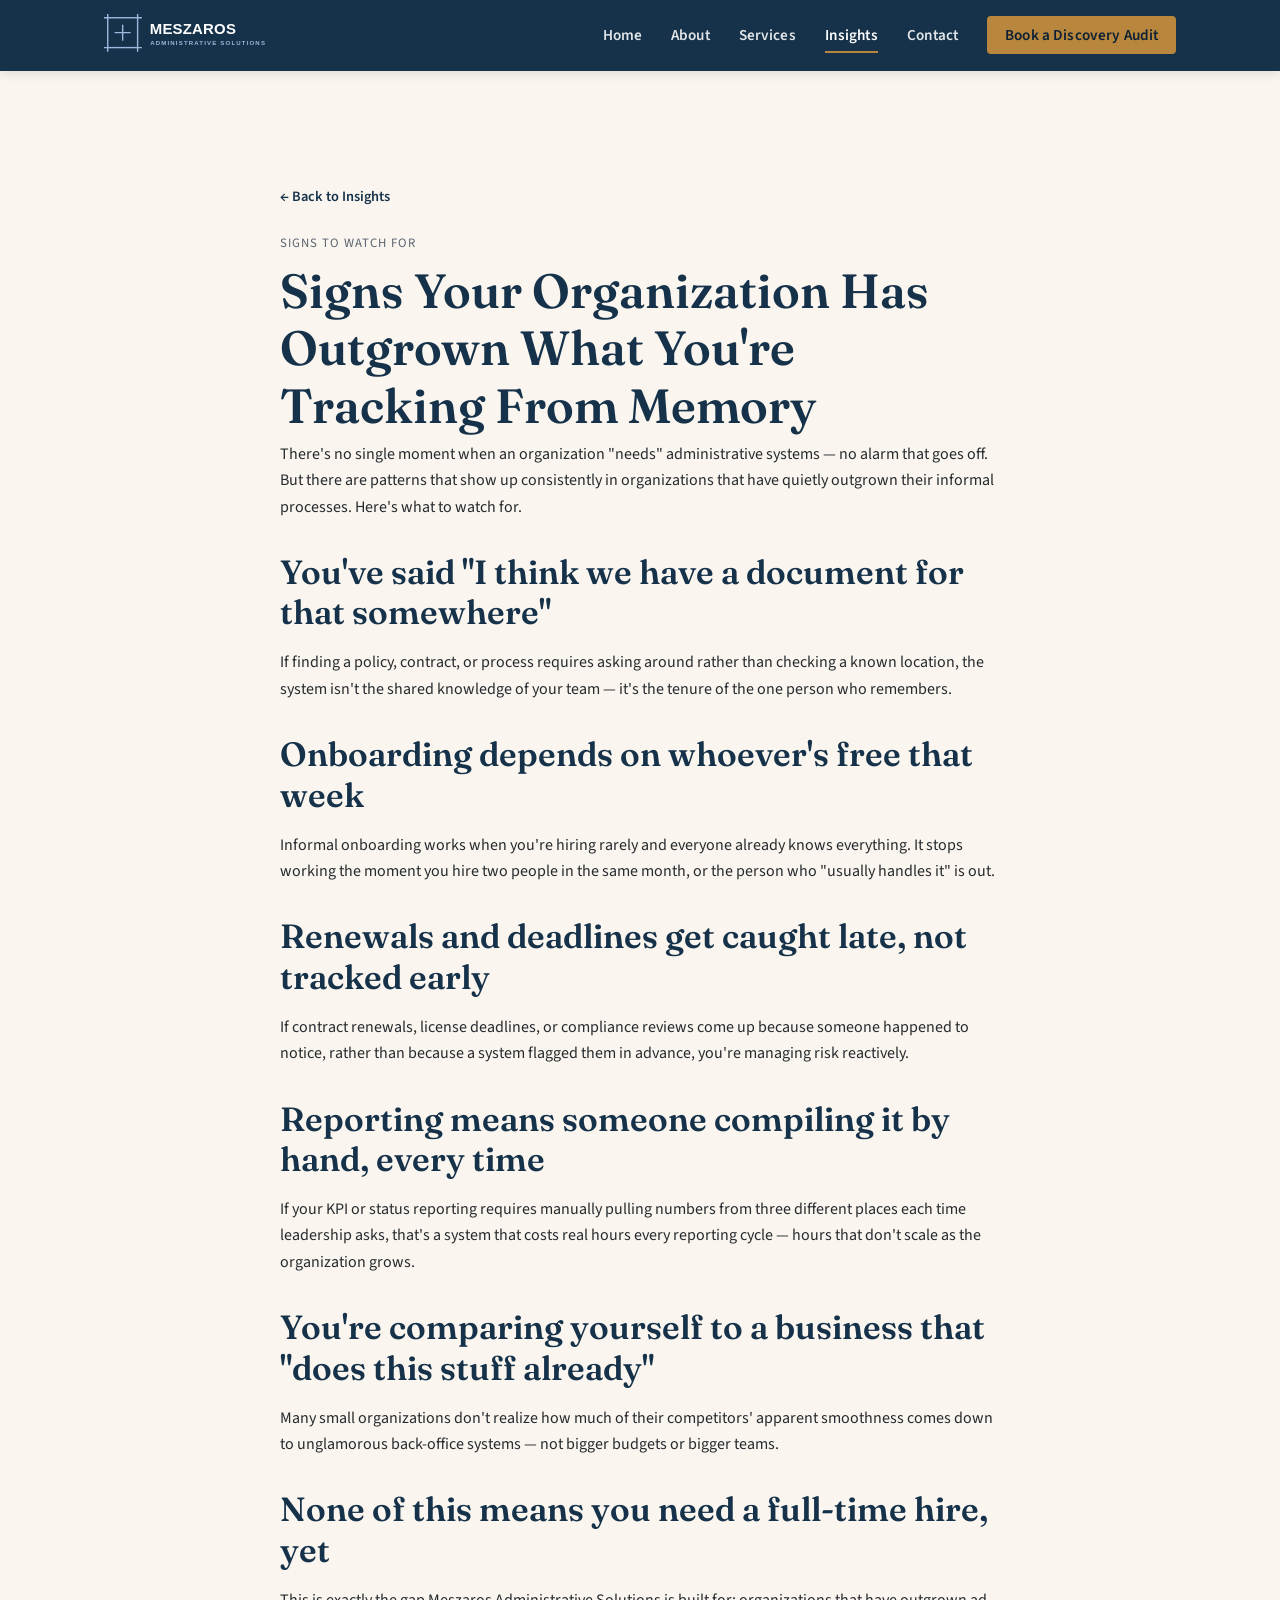
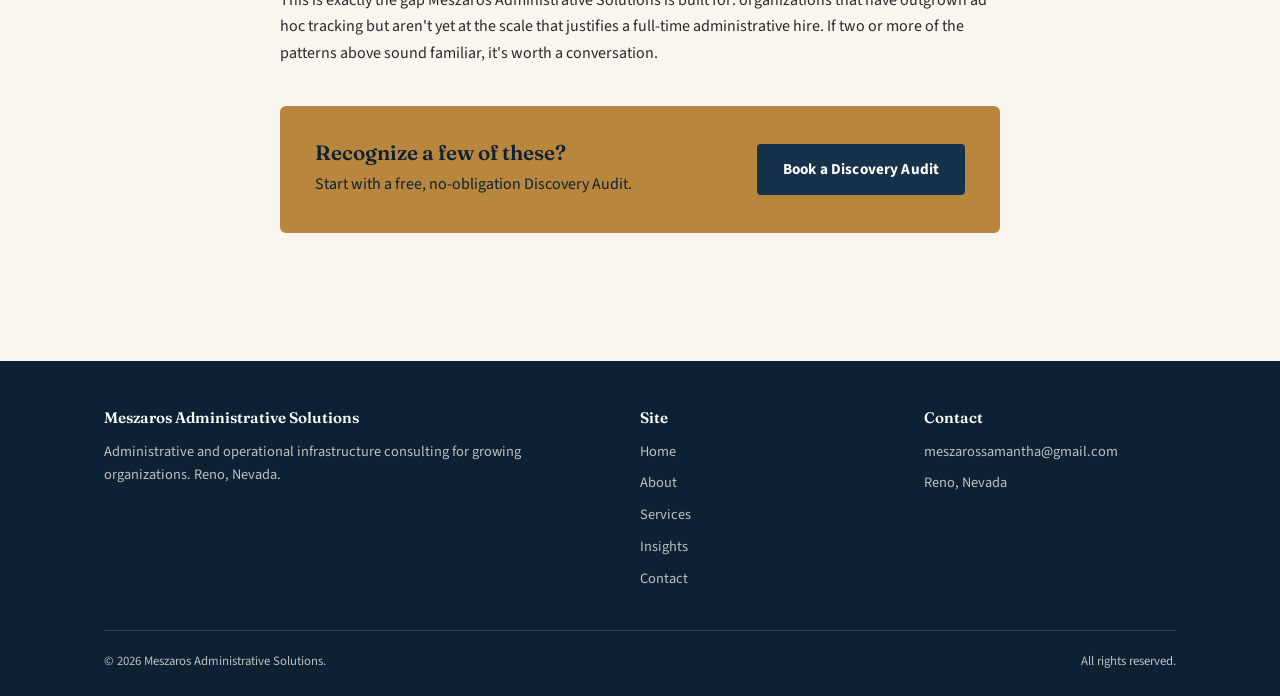
<file: signs-youve-outgrown-diy.html>
<!DOCTYPE html>
<html lang="en">
<head>
<meta charset="UTF-8">
<meta name="viewport" content="width=device-width, initial-scale=1.0">
<title>Signs Your Organization Has Outgrown What You're Tracking From Memory | Meszaros Administrative Solutions</title>
<meta name="description" content="There's no single moment when an organization needs administrative systems. But there are patterns worth watching for.">
<link rel="icon" href="data:image/svg+xml,<svg xmlns=%22http://www.w3.org/2000/svg%22 viewBox=%220 0 100 100%22><rect width=%22100%22 height=%22100%22 rx=%2216%22 fill=%22%2316324a%22/><text x=%2250%22 y=%2266%22 font-size=%2258%22 font-family=%22Georgia,serif%22 fill=%22%23b8863c%22 text-anchor=%22middle%22>M</text></svg>">
<link rel="preconnect" href="https://fonts.googleapis.com">
<link rel="preconnect" href="https://fonts.gstatic.com" crossorigin>
<link href="https://fonts.googleapis.com/css2?family=Fraunces:wght@500;600;700&family=Source+Sans+3:wght@400;600;700&display=swap" rel="stylesheet">
<link rel="stylesheet" href="style.css">
</head>
<body>

<header class="site-header">
  <div class="nav-wrap">
    <a class="logo" href="index.html" aria-label="Meszaros Administrative Solutions — Reno, Nevada">
      <svg viewBox="0 0 380 90" xmlns="http://www.w3.org/2000/svg" role="img">
        <g stroke="#9db7dd" stroke-width="3" fill="none" stroke-linecap="round">
          <rect x="8" y="8" width="64" height="64"></rect>
          <line x1="0" y1="8" x2="8" y2="8"></line>
          <line x1="8" y1="0" x2="8" y2="8"></line>
          <line x1="72" y1="8" x2="80" y2="8"></line>
          <line x1="72" y1="0" x2="72" y2="8"></line>
          <line x1="0" y1="72" x2="8" y2="72"></line>
          <line x1="8" y1="72" x2="8" y2="80"></line>
          <line x1="72" y1="72" x2="80" y2="72"></line>
          <line x1="72" y1="72" x2="72" y2="80"></line>
          <line x1="40" y1="24" x2="40" y2="56"></line>
          <line x1="24" y1="40" x2="56" y2="40"></line>
        </g>
        <text x="98" y="42" font-family="Arial, Helvetica, sans-serif" font-weight="800" font-size="32" letter-spacing="0.5" fill="#ffffff">MESZAROS</text>
        <text x="99" y="66" font-family="Arial, Helvetica, sans-serif" font-weight="700" font-size="13" letter-spacing="2.5" fill="#9db7dd">ADMINISTRATIVE SOLUTIONS</text>
      </svg>
    </a>
    <button class="nav-toggle" aria-label="Toggle navigation" aria-expanded="false">&#9776; Menu</button>
    <nav class="main-nav" aria-label="Primary">
      <ul>
        <li><a href="index.html">Home</a></li>
        <li><a href="about.html">About</a></li>
        <li><a href="services.html">Services</a></li>
        <li><a href="insights.html" aria-current="page">Insights</a></li>
        <li><a href="contact.html">Contact</a></li>
        <li><a class="nav-cta" href="contact.html">Book a Discovery Audit</a></li>
      </ul>
    </nav>
  </div>
</header>

<main>
  <section>
    <div class="container">
      <article class="post" style="padding: 3rem 0 4rem;">
        <a class="back-link" href="insights.html">&larr; Back to Insights</a>
        <p class="post-meta">Signs to Watch For</p>
        <h1>Signs Your Organization Has Outgrown What You're Tracking From Memory</h1>
        <div class="post-body">
          <p>There's no single moment when an organization "needs" administrative systems &mdash; no alarm that goes off. But there are patterns that show up consistently in organizations that have quietly outgrown their informal processes. Here's what to watch for.</p>

          <h2>You've said "I think we have a document for that somewhere"</h2>
          <p>If finding a policy, contract, or process requires asking around rather than checking a known location, the system isn't the shared knowledge of your team &mdash; it's the tenure of the one person who remembers.</p>

          <h2>Onboarding depends on whoever's free that week</h2>
          <p>Informal onboarding works when you're hiring rarely and everyone already knows everything. It stops working the moment you hire two people in the same month, or the person who "usually handles it" is out.</p>

          <h2>Renewals and deadlines get caught late, not tracked early</h2>
          <p>If contract renewals, license deadlines, or compliance reviews come up because someone happened to notice, rather than because a system flagged them in advance, you're managing risk reactively.</p>

          <h2>Reporting means someone compiling it by hand, every time</h2>
          <p>If your KPI or status reporting requires manually pulling numbers from three different places each time leadership asks, that's a system that costs real hours every reporting cycle &mdash; hours that don't scale as the organization grows.</p>

          <h2>You're comparing yourself to a business that "does this stuff already"</h2>
          <p>Many small organizations don't realize how much of their competitors' apparent smoothness comes down to unglamorous back-office systems &mdash; not bigger budgets or bigger teams.</p>

          <h2>None of this means you need a full-time hire, yet</h2>
          <p>This is exactly the gap Meszaros Administrative Solutions is built for: organizations that have outgrown ad hoc tracking but aren't yet at the scale that justifies a full-time administrative hire. If two or more of the patterns above sound familiar, it's worth a conversation.</p>
        </div>
        <div class="callout" style="margin-top:2.5rem;">
          <div>
            <h3>Recognize a few of these?</h3>
            <p>Start with a free, no-obligation Discovery Audit.</p>
          </div>
          <a class="btn btn-dark" href="contact.html">Book a Discovery Audit</a>
        </div>
      </article>
    </div>
  </section>
</main>

<footer class="site-footer">
  <div class="container">
    <div class="footer-grid">
      <div>
        <h4>Meszaros Administrative Solutions</h4>
        <p>Administrative and operational infrastructure consulting for growing organizations. Reno, Nevada.</p>
      </div>
      <div>
        <h4>Site</h4>
        <ul>
          <li><a href="index.html">Home</a></li>
          <li><a href="about.html">About</a></li>
          <li><a href="services.html">Services</a></li>
          <li><a href="insights.html">Insights</a></li>
          <li><a href="contact.html">Contact</a></li>
        </ul>
      </div>
      <div>
        <h4>Contact</h4>
        <ul>
          <li><a href="mailto:meszarossamantha@gmail.com">meszarossamantha@gmail.com</a></li>
          <li>Reno, Nevada</li>
        </ul>
      </div>
    </div>
    <div class="footer-bottom">
      <span>&copy; <span data-year></span> Meszaros Administrative Solutions.</span>
      <span>All rights reserved.</span>
    </div>
  </div>
</footer>

<script src="main.js"></script>
</body>
</html>
</file>
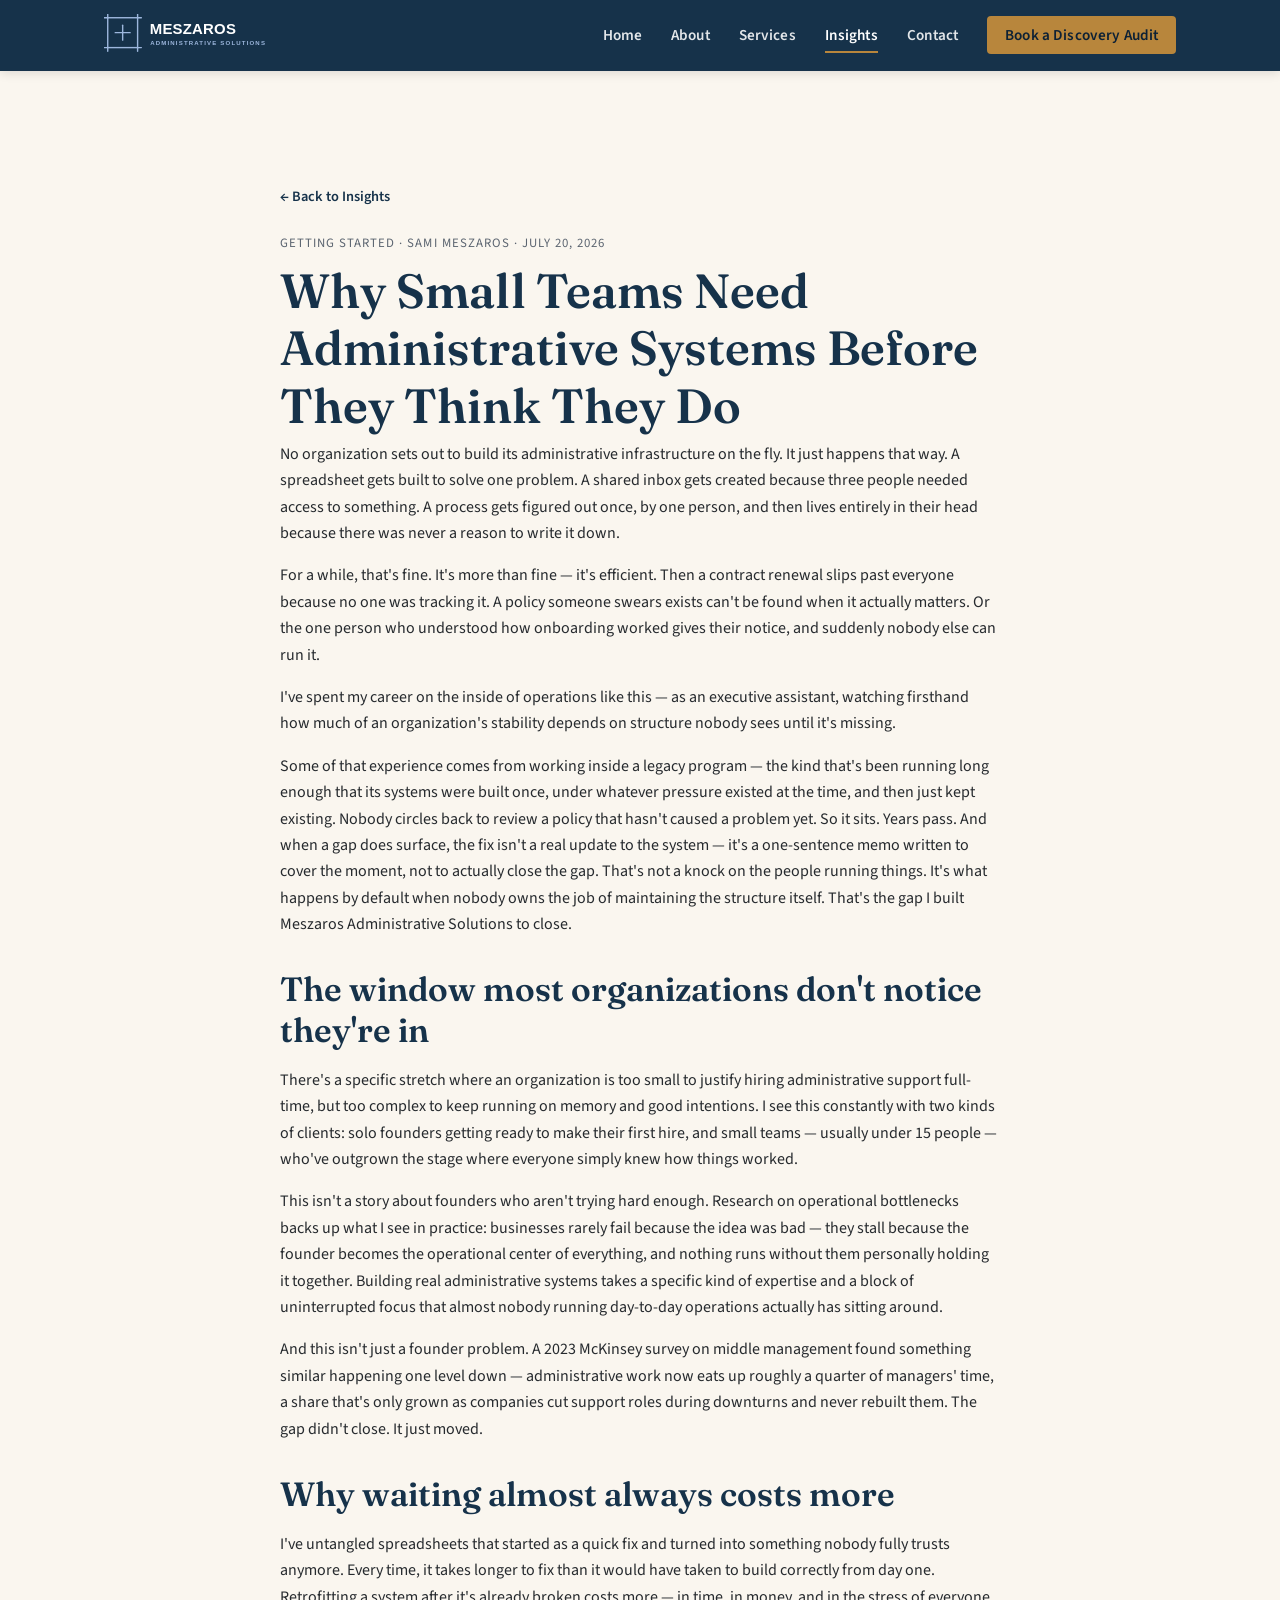
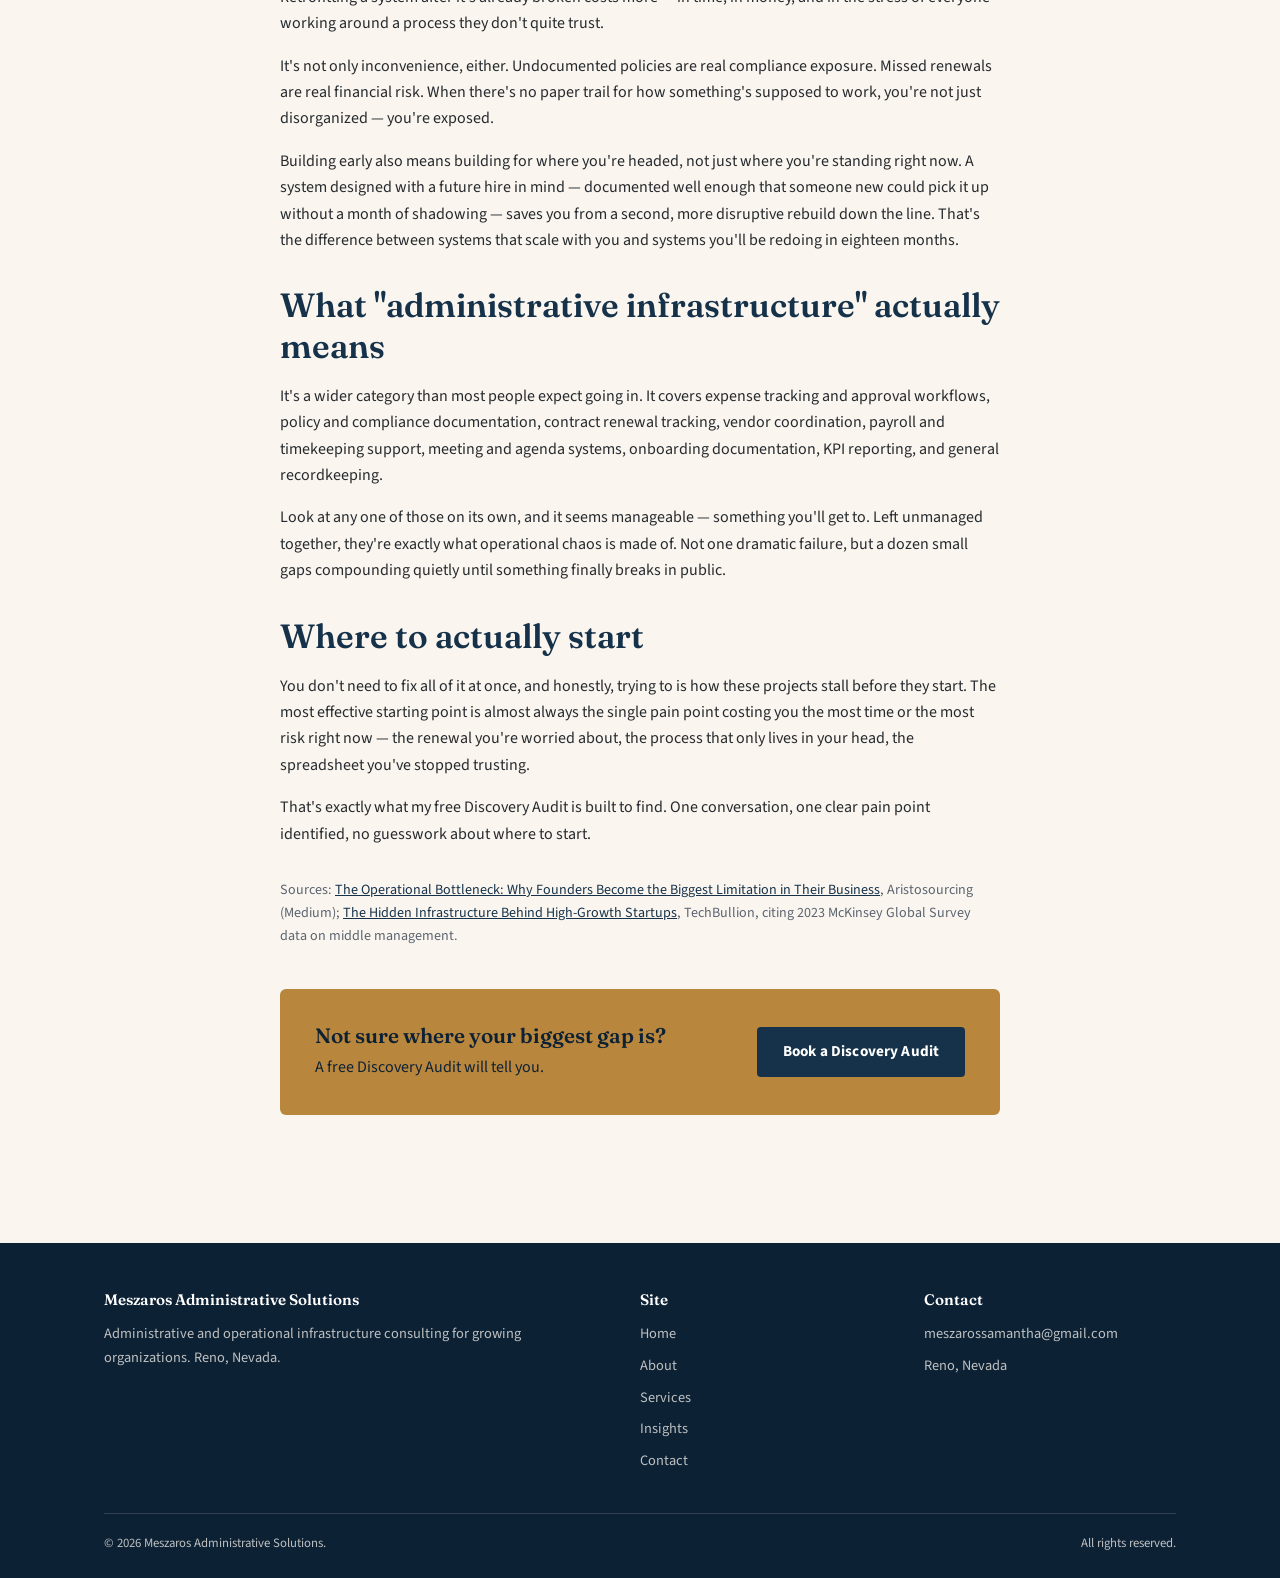
<file: why-small-teams-need-systems.html>
<!DOCTYPE html>
<html lang="en">
<head>
<meta charset="UTF-8">
<meta name="viewport" content="width=device-width, initial-scale=1.0">
<title>Why Small Teams Need Administrative Systems Before They Think They Do | Meszaros Administrative Solutions</title>
<meta name="description" content="Most organizations don't set out to build administrative infrastructure — it accumulates until something breaks. Here's why building it early costs less than fixing it later.">
<link rel="icon" href="data:image/svg+xml,<svg xmlns=%22http://www.w3.org/2000/svg%22 viewBox=%220 0 100 100%22><rect width=%22100%22 height=%22100%22 rx=%2216%22 fill=%22%2316324a%22/><text x=%2250%22 y=%2266%22 font-size=%2258%22 font-family=%22Georgia,serif%22 fill=%22%23b8863c%22 text-anchor=%22middle%22>M</text></svg>">
<link rel="preconnect" href="https://fonts.googleapis.com">
<link rel="preconnect" href="https://fonts.gstatic.com" crossorigin>
<link href="https://fonts.googleapis.com/css2?family=Fraunces:wght@500;600;700&family=Source+Sans+3:wght@400;600;700&display=swap" rel="stylesheet">
<link rel="stylesheet" href="style.css">
</head>
<body>

<header class="site-header">
  <div class="nav-wrap">
    <a class="logo" href="index.html" aria-label="Meszaros Administrative Solutions — Reno, Nevada">
      <svg viewBox="0 0 380 90" xmlns="http://www.w3.org/2000/svg" role="img">
        <g stroke="#9db7dd" stroke-width="3" fill="none" stroke-linecap="round">
          <rect x="8" y="8" width="64" height="64"></rect>
          <line x1="0" y1="8" x2="8" y2="8"></line>
          <line x1="8" y1="0" x2="8" y2="8"></line>
          <line x1="72" y1="8" x2="80" y2="8"></line>
          <line x1="72" y1="0" x2="72" y2="8"></line>
          <line x1="0" y1="72" x2="8" y2="72"></line>
          <line x1="8" y1="72" x2="8" y2="80"></line>
          <line x1="72" y1="72" x2="80" y2="72"></line>
          <line x1="72" y1="72" x2="72" y2="80"></line>
          <line x1="40" y1="24" x2="40" y2="56"></line>
          <line x1="24" y1="40" x2="56" y2="40"></line>
        </g>
        <text x="98" y="42" font-family="Arial, Helvetica, sans-serif" font-weight="800" font-size="32" letter-spacing="0.5" fill="#ffffff">MESZAROS</text>
        <text x="99" y="66" font-family="Arial, Helvetica, sans-serif" font-weight="700" font-size="13" letter-spacing="2.5" fill="#9db7dd">ADMINISTRATIVE SOLUTIONS</text>
      </svg>
    </a>
    <button class="nav-toggle" aria-label="Toggle navigation" aria-expanded="false">&#9776; Menu</button>
    <nav class="main-nav" aria-label="Primary">
      <ul>
        <li><a href="index.html">Home</a></li>
        <li><a href="about.html">About</a></li>
        <li><a href="services.html">Services</a></li>
        <li><a href="insights.html" aria-current="page">Insights</a></li>
        <li><a href="contact.html">Contact</a></li>
        <li><a class="nav-cta" href="contact.html">Book a Discovery Audit</a></li>
      </ul>
    </nav>
  </div>
</header>

<main>
  <section>
    <div class="container">
      <article class="post" style="padding: 3rem 0 4rem;">
        <a class="back-link" href="insights.html">&larr; Back to Insights</a>
        <p class="post-meta">Getting Started &middot; Sami Meszaros &middot; July 20, 2026</p>
        <h1>Why Small Teams Need Administrative Systems Before They Think They Do</h1>
        <div class="post-body">
          <p>No organization sets out to build its administrative infrastructure on the fly. It just happens that way. A spreadsheet gets built to solve one problem. A shared inbox gets created because three people needed access to something. A process gets figured out once, by one person, and then lives entirely in their head because there was never a reason to write it down.</p>

          <p>For a while, that's fine. It's more than fine &mdash; it's efficient. Then a contract renewal slips past everyone because no one was tracking it. A policy someone swears exists can't be found when it actually matters. Or the one person who understood how onboarding worked gives their notice, and suddenly nobody else can run it.</p>

          <p>I've spent my career on the inside of operations like this &mdash; as an executive assistant, watching firsthand how much of an organization's stability depends on structure nobody sees until it's missing.</p>

          <p>Some of that experience comes from working inside a legacy program &mdash; the kind that's been running long enough that its systems were built once, under whatever pressure existed at the time, and then just kept existing. Nobody circles back to review a policy that hasn't caused a problem yet. So it sits. Years pass. And when a gap does surface, the fix isn't a real update to the system &mdash; it's a one-sentence memo written to cover the moment, not to actually close the gap. That's not a knock on the people running things. It's what happens by default when nobody owns the job of maintaining the structure itself. That's the gap I built Meszaros Administrative Solutions to close.</p>

          <h2>The window most organizations don't notice they're in</h2>
          <p>There's a specific stretch where an organization is too small to justify hiring administrative support full-time, but too complex to keep running on memory and good intentions. I see this constantly with two kinds of clients: solo founders getting ready to make their first hire, and small teams &mdash; usually under 15 people &mdash; who've outgrown the stage where everyone simply knew how things worked.</p>
          <p>This isn't a story about founders who aren't trying hard enough. Research on operational bottlenecks backs up what I see in practice: businesses rarely fail because the idea was bad &mdash; they stall because the founder becomes the operational center of everything, and nothing runs without them personally holding it together. Building real administrative systems takes a specific kind of expertise and a block of uninterrupted focus that almost nobody running day-to-day operations actually has sitting around.</p>
          <p>And this isn't just a founder problem. A 2023 McKinsey survey on middle management found something similar happening one level down &mdash; administrative work now eats up roughly a quarter of managers' time, a share that's only grown as companies cut support roles during downturns and never rebuilt them. The gap didn't close. It just moved.</p>

          <h2>Why waiting almost always costs more</h2>
          <p>I've untangled spreadsheets that started as a quick fix and turned into something nobody fully trusts anymore. Every time, it takes longer to fix than it would have taken to build correctly from day one. Retrofitting a system after it's already broken costs more &mdash; in time, in money, and in the stress of everyone working around a process they don't quite trust.</p>
          <p>It's not only inconvenience, either. Undocumented policies are real compliance exposure. Missed renewals are real financial risk. When there's no paper trail for how something's supposed to work, you're not just disorganized &mdash; you're exposed.</p>
          <p>Building early also means building for where you're headed, not just where you're standing right now. A system designed with a future hire in mind &mdash; documented well enough that someone new could pick it up without a month of shadowing &mdash; saves you from a second, more disruptive rebuild down the line. That's the difference between systems that scale with you and systems you'll be redoing in eighteen months.</p>

          <h2>What "administrative infrastructure" actually means</h2>
          <p>It's a wider category than most people expect going in. It covers expense tracking and approval workflows, policy and compliance documentation, contract renewal tracking, vendor coordination, payroll and timekeeping support, meeting and agenda systems, onboarding documentation, KPI reporting, and general recordkeeping.</p>
          <p>Look at any one of those on its own, and it seems manageable &mdash; something you'll get to. Left unmanaged together, they're exactly what operational chaos is made of. Not one dramatic failure, but a dozen small gaps compounding quietly until something finally breaks in public.</p>

          <h2>Where to actually start</h2>
          <p>You don't need to fix all of it at once, and honestly, trying to is how these projects stall before they start. The most effective starting point is almost always the single pain point costing you the most time or the most risk right now &mdash; the renewal you're worried about, the process that only lives in your head, the spreadsheet you've stopped trusting.</p>
          <p>That's exactly what my free Discovery Audit is built to find. One conversation, one clear pain point identified, no guesswork about where to start.</p>

          <p class="small" style="margin-top:2rem;">Sources: <a href="https://medium.com/@aristosourcing/the-operational-bottleneck-why-founders-become-the-biggest-limitation-in-their-business-729a21cd3222" target="_blank" rel="noopener">The Operational Bottleneck: Why Founders Become the Biggest Limitation in Their Business</a>, Aristosourcing (Medium); <a href="https://techbullion.com/the-hidden-infrastructure-behind-high-growth-startups/" target="_blank" rel="noopener">The Hidden Infrastructure Behind High-Growth Startups</a>, TechBullion, citing 2023 McKinsey Global Survey data on middle management.</p>
        </div>
        <div class="callout" style="margin-top:2.5rem;">
          <div>
            <h3>Not sure where your biggest gap is?</h3>
            <p>A free Discovery Audit will tell you.</p>
          </div>
          <a class="btn btn-dark" href="contact.html">Book a Discovery Audit</a>
        </div>
      </article>
    </div>
  </section>
</main>

<footer class="site-footer">
  <div class="container">
    <div class="footer-grid">
      <div>
        <h4>Meszaros Administrative Solutions</h4>
        <p>Administrative and operational infrastructure consulting for growing organizations. Reno, Nevada.</p>
      </div>
      <div>
        <h4>Site</h4>
        <ul>
          <li><a href="index.html">Home</a></li>
          <li><a href="about.html">About</a></li>
          <li><a href="services.html">Services</a></li>
          <li><a href="insights.html">Insights</a></li>
          <li><a href="contact.html">Contact</a></li>
        </ul>
      </div>
      <div>
        <h4>Contact</h4>
        <ul>
          <li><a href="mailto:meszarossamantha@gmail.com">meszarossamantha@gmail.com</a></li>
          <li>Reno, Nevada</li>
        </ul>
      </div>
    </div>
    <div class="footer-bottom">
      <span>&copy; <span data-year></span> Meszaros Administrative Solutions.</span>
      <span>All rights reserved.</span>
    </div>
  </div>
</footer>

<script src="main.js"></script>
</body>
</html>
</file>
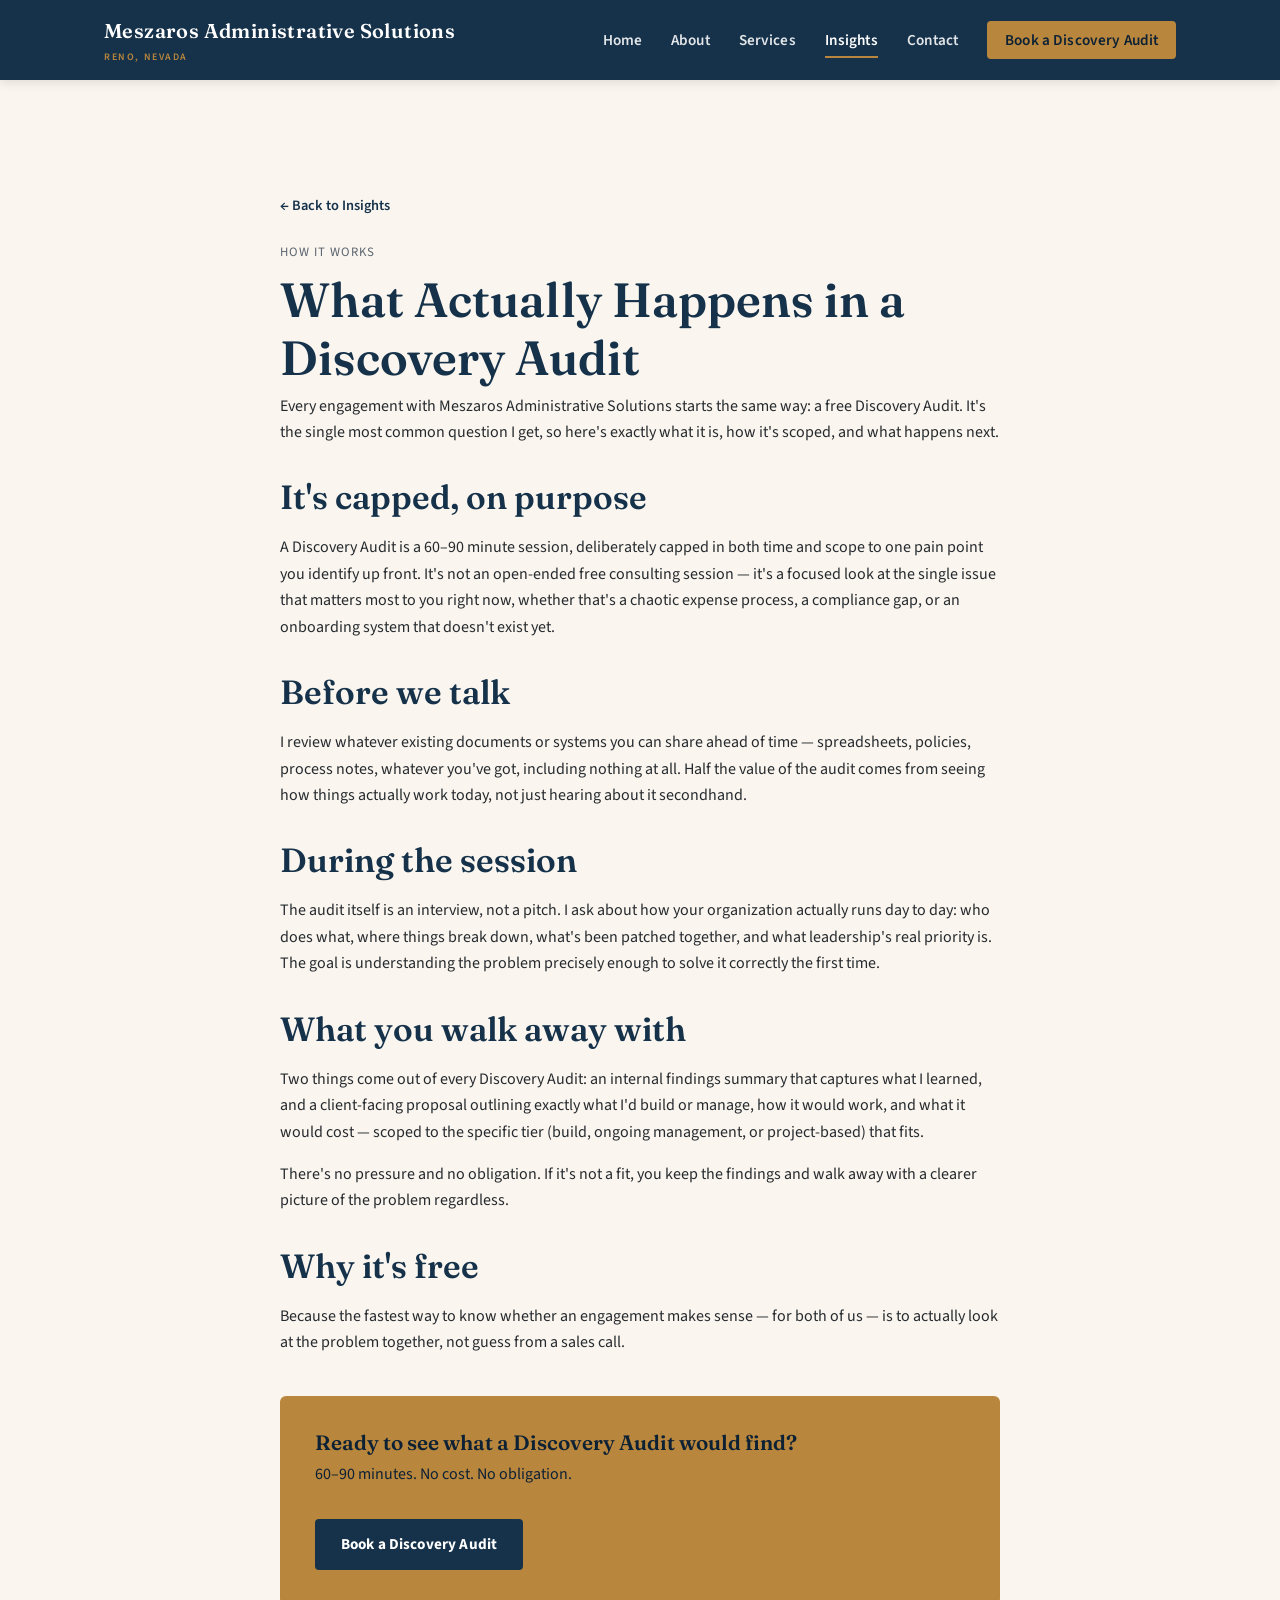
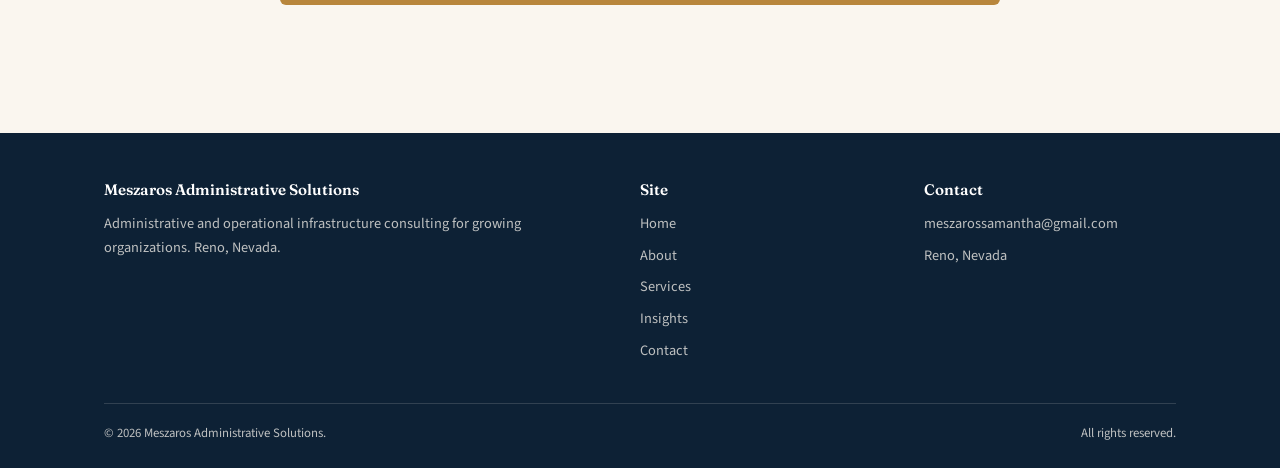
<file: insights/discovery-audit-explained.html>
<!DOCTYPE html>
<html lang="en">
<head>
<meta charset="UTF-8">
<meta name="viewport" content="width=device-width, initial-scale=1.0">
<title>What Actually Happens in a Discovery Audit | Meszaros Administrative Solutions</title>
<meta name="description" content="A walkthrough of the free Discovery Audit: how it's scoped, what it covers, and what you walk away with.">
<link rel="icon" href="data:image/svg+xml,<svg xmlns=%22http://www.w3.org/2000/svg%22 viewBox=%220 0 100 100%22><rect width=%22100%22 height=%22100%22 rx=%2216%22 fill=%22%2316324a%22/><text x=%2250%22 y=%2266%22 font-size=%2258%22 font-family=%22Georgia,serif%22 fill=%22%23b8863c%22 text-anchor=%22middle%22>M</text></svg>">
<link rel="preconnect" href="https://fonts.googleapis.com">
<link rel="preconnect" href="https://fonts.gstatic.com" crossorigin>
<link href="https://fonts.googleapis.com/css2?family=Fraunces:wght@500;600;700&family=Source+Sans+3:wght@400;600;700&display=swap" rel="stylesheet">
<link rel="stylesheet" href="../css/style.css">
</head>
<body>

<header class="site-header">
  <div class="nav-wrap">
    <a class="logo" href="../index.html">Meszaros Administrative Solutions<span>Reno, Nevada</span></a>
    <button class="nav-toggle" aria-label="Toggle navigation" aria-expanded="false">&#9776; Menu</button>
    <nav class="main-nav" aria-label="Primary">
      <ul>
        <li><a href="../index.html">Home</a></li>
        <li><a href="../about.html">About</a></li>
        <li><a href="../services.html">Services</a></li>
        <li><a href="../insights.html" aria-current="page">Insights</a></li>
        <li><a href="../contact.html">Contact</a></li>
        <li><a class="nav-cta" href="../contact.html">Book a Discovery Audit</a></li>
      </ul>
    </nav>
  </div>
</header>

<main>
  <section>
    <div class="container">
      <article class="post" style="padding: 3rem 0 4rem;">
        <a class="back-link" href="../insights.html">&larr; Back to Insights</a>
        <p class="post-meta">How It Works</p>
        <h1>What Actually Happens in a Discovery Audit</h1>
        <div class="post-body">
          <p>Every engagement with Meszaros Administrative Solutions starts the same way: a free Discovery Audit. It's the single most common question I get, so here's exactly what it is, how it's scoped, and what happens next.</p>

          <h2>It's capped, on purpose</h2>
          <p>A Discovery Audit is a 60&ndash;90 minute session, deliberately capped in both time and scope to one pain point you identify up front. It's not an open-ended free consulting session &mdash; it's a focused look at the single issue that matters most to you right now, whether that's a chaotic expense process, a compliance gap, or an onboarding system that doesn't exist yet.</p>

          <h2>Before we talk</h2>
          <p>I review whatever existing documents or systems you can share ahead of time &mdash; spreadsheets, policies, process notes, whatever you've got, including nothing at all. Half the value of the audit comes from seeing how things actually work today, not just hearing about it secondhand.</p>

          <h2>During the session</h2>
          <p>The audit itself is an interview, not a pitch. I ask about how your organization actually runs day to day: who does what, where things break down, what's been patched together, and what leadership's real priority is. The goal is understanding the problem precisely enough to solve it correctly the first time.</p>

          <h2>What you walk away with</h2>
          <p>Two things come out of every Discovery Audit: an internal findings summary that captures what I learned, and a client-facing proposal outlining exactly what I'd build or manage, how it would work, and what it would cost &mdash; scoped to the specific tier (build, ongoing management, or project-based) that fits.</p>
          <p>There's no pressure and no obligation. If it's not a fit, you keep the findings and walk away with a clearer picture of the problem regardless.</p>

          <h2>Why it's free</h2>
          <p>Because the fastest way to know whether an engagement makes sense &mdash; for both of us &mdash; is to actually look at the problem together, not guess from a sales call.</p>
        </div>
        <div class="callout" style="margin-top:2.5rem;">
          <div>
            <h3>Ready to see what a Discovery Audit would find?</h3>
            <p>60&ndash;90 minutes. No cost. No obligation.</p>
          </div>
          <a class="btn btn-dark" href="../contact.html">Book a Discovery Audit</a>
        </div>
      </article>
    </div>
  </section>
</main>

<footer class="site-footer">
  <div class="container">
    <div class="footer-grid">
      <div>
        <h4>Meszaros Administrative Solutions</h4>
        <p>Administrative and operational infrastructure consulting for growing organizations. Reno, Nevada.</p>
      </div>
      <div>
        <h4>Site</h4>
        <ul>
          <li><a href="../index.html">Home</a></li>
          <li><a href="../about.html">About</a></li>
          <li><a href="../services.html">Services</a></li>
          <li><a href="../insights.html">Insights</a></li>
          <li><a href="../contact.html">Contact</a></li>
        </ul>
      </div>
      <div>
        <h4>Contact</h4>
        <ul>
          <li><a href="mailto:meszarossamantha@gmail.com">meszarossamantha@gmail.com</a></li>
          <li>Reno, Nevada</li>
        </ul>
      </div>
    </div>
    <div class="footer-bottom">
      <span>&copy; <span data-year></span> Meszaros Administrative Solutions.</span>
      <span>All rights reserved.</span>
    </div>
  </div>
</footer>

<script src="../js/main.js"></script>
</body>
</html>
</file>
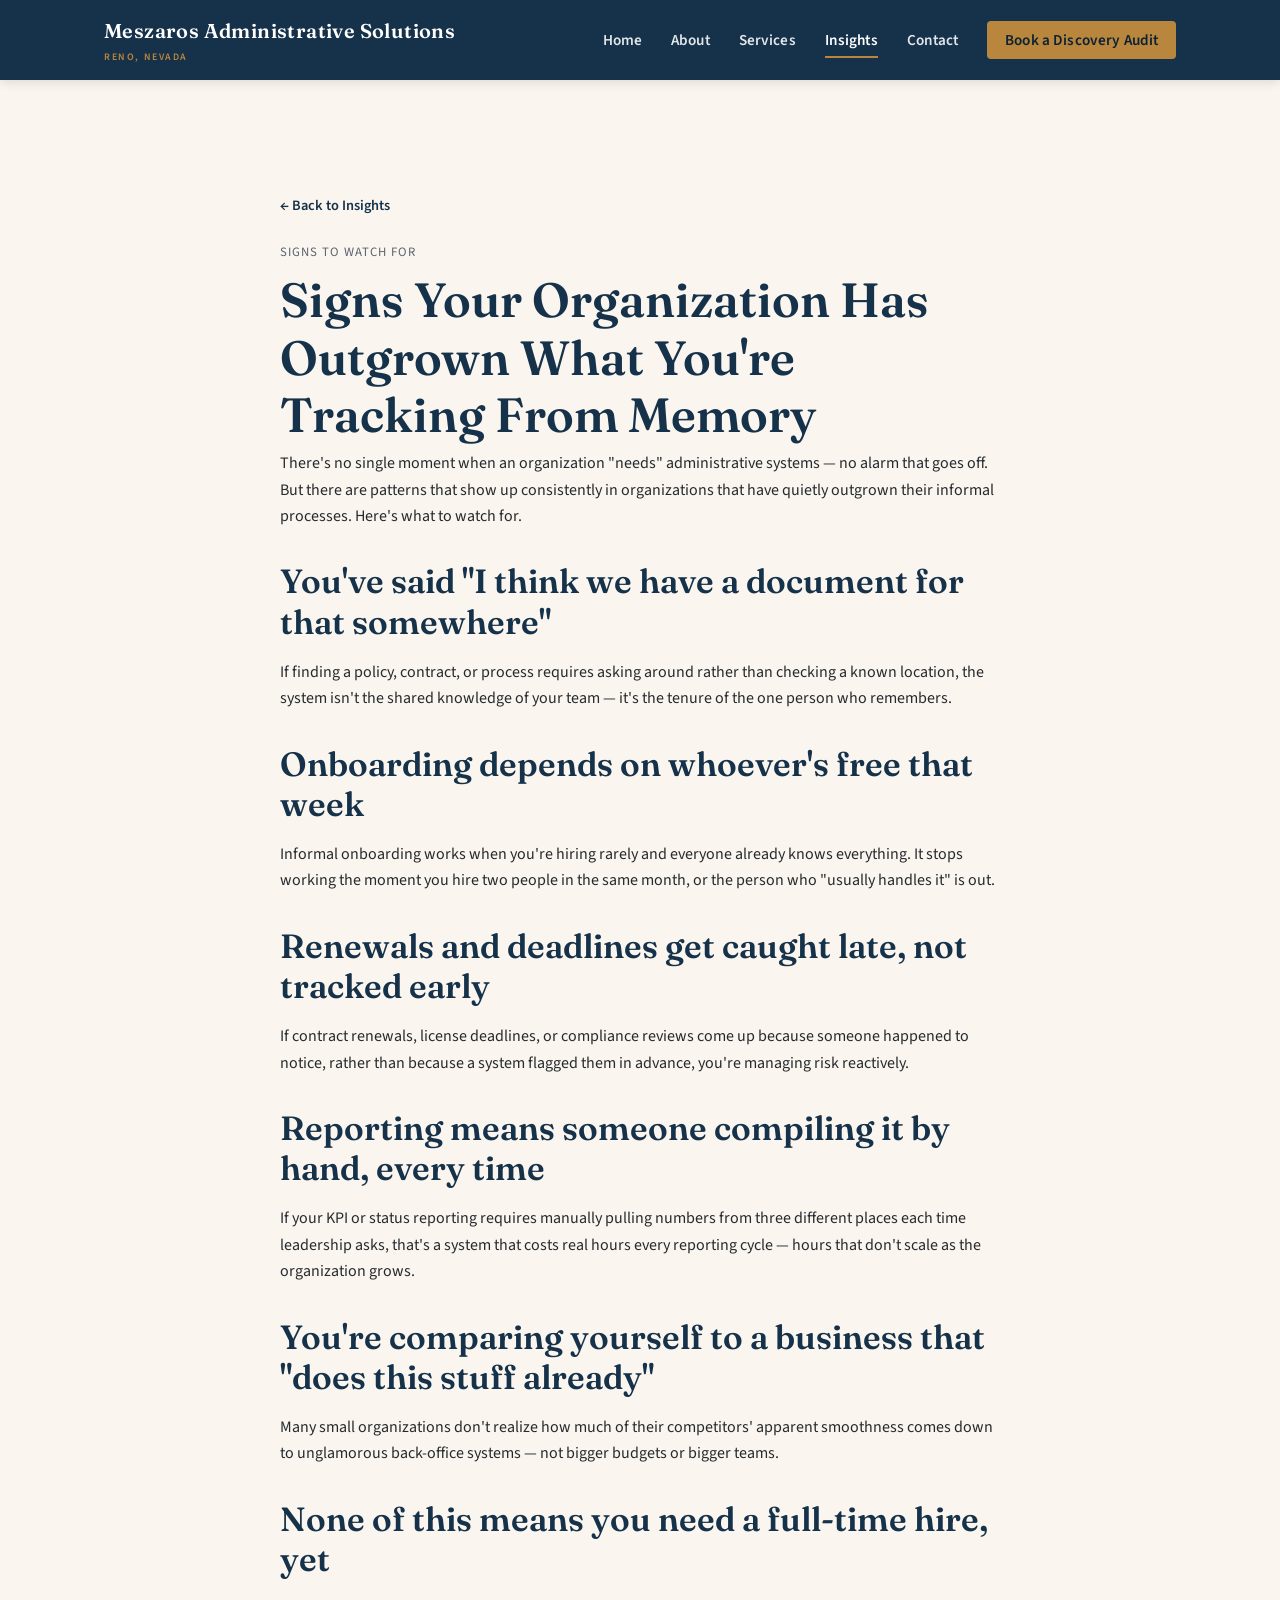
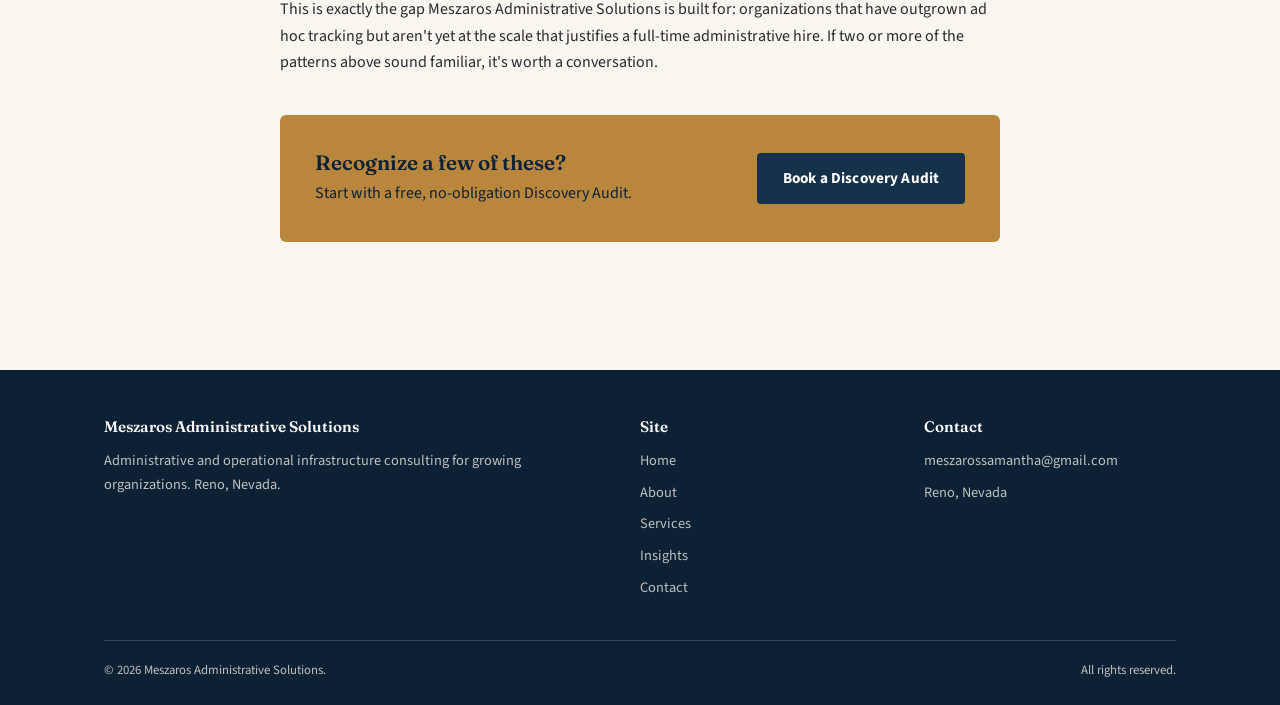
<file: insights/signs-youve-outgrown-diy.html>
<!DOCTYPE html>
<html lang="en">
<head>
<meta charset="UTF-8">
<meta name="viewport" content="width=device-width, initial-scale=1.0">
<title>Signs Your Organization Has Outgrown What You're Tracking From Memory | Meszaros Administrative Solutions</title>
<meta name="description" content="There's no single moment when an organization needs administrative systems. But there are patterns worth watching for.">
<link rel="icon" href="data:image/svg+xml,<svg xmlns=%22http://www.w3.org/2000/svg%22 viewBox=%220 0 100 100%22><rect width=%22100%22 height=%22100%22 rx=%2216%22 fill=%22%2316324a%22/><text x=%2250%22 y=%2266%22 font-size=%2258%22 font-family=%22Georgia,serif%22 fill=%22%23b8863c%22 text-anchor=%22middle%22>M</text></svg>">
<link rel="preconnect" href="https://fonts.googleapis.com">
<link rel="preconnect" href="https://fonts.gstatic.com" crossorigin>
<link href="https://fonts.googleapis.com/css2?family=Fraunces:wght@500;600;700&family=Source+Sans+3:wght@400;600;700&display=swap" rel="stylesheet">
<link rel="stylesheet" href="../css/style.css">
</head>
<body>

<header class="site-header">
  <div class="nav-wrap">
    <a class="logo" href="../index.html">Meszaros Administrative Solutions<span>Reno, Nevada</span></a>
    <button class="nav-toggle" aria-label="Toggle navigation" aria-expanded="false">&#9776; Menu</button>
    <nav class="main-nav" aria-label="Primary">
      <ul>
        <li><a href="../index.html">Home</a></li>
        <li><a href="../about.html">About</a></li>
        <li><a href="../services.html">Services</a></li>
        <li><a href="../insights.html" aria-current="page">Insights</a></li>
        <li><a href="../contact.html">Contact</a></li>
        <li><a class="nav-cta" href="../contact.html">Book a Discovery Audit</a></li>
      </ul>
    </nav>
  </div>
</header>

<main>
  <section>
    <div class="container">
      <article class="post" style="padding: 3rem 0 4rem;">
        <a class="back-link" href="../insights.html">&larr; Back to Insights</a>
        <p class="post-meta">Signs to Watch For</p>
        <h1>Signs Your Organization Has Outgrown What You're Tracking From Memory</h1>
        <div class="post-body">
          <p>There's no single moment when an organization "needs" administrative systems &mdash; no alarm that goes off. But there are patterns that show up consistently in organizations that have quietly outgrown their informal processes. Here's what to watch for.</p>

          <h2>You've said "I think we have a document for that somewhere"</h2>
          <p>If finding a policy, contract, or process requires asking around rather than checking a known location, the system isn't the shared knowledge of your team &mdash; it's the tenure of the one person who remembers.</p>

          <h2>Onboarding depends on whoever's free that week</h2>
          <p>Informal onboarding works when you're hiring rarely and everyone already knows everything. It stops working the moment you hire two people in the same month, or the person who "usually handles it" is out.</p>

          <h2>Renewals and deadlines get caught late, not tracked early</h2>
          <p>If contract renewals, license deadlines, or compliance reviews come up because someone happened to notice, rather than because a system flagged them in advance, you're managing risk reactively.</p>

          <h2>Reporting means someone compiling it by hand, every time</h2>
          <p>If your KPI or status reporting requires manually pulling numbers from three different places each time leadership asks, that's a system that costs real hours every reporting cycle &mdash; hours that don't scale as the organization grows.</p>

          <h2>You're comparing yourself to a business that "does this stuff already"</h2>
          <p>Many small organizations don't realize how much of their competitors' apparent smoothness comes down to unglamorous back-office systems &mdash; not bigger budgets or bigger teams.</p>

          <h2>None of this means you need a full-time hire, yet</h2>
          <p>This is exactly the gap Meszaros Administrative Solutions is built for: organizations that have outgrown ad hoc tracking but aren't yet at the scale that justifies a full-time administrative hire. If two or more of the patterns above sound familiar, it's worth a conversation.</p>
        </div>
        <div class="callout" style="margin-top:2.5rem;">
          <div>
            <h3>Recognize a few of these?</h3>
            <p>Start with a free, no-obligation Discovery Audit.</p>
          </div>
          <a class="btn btn-dark" href="../contact.html">Book a Discovery Audit</a>
        </div>
      </article>
    </div>
  </section>
</main>

<footer class="site-footer">
  <div class="container">
    <div class="footer-grid">
      <div>
        <h4>Meszaros Administrative Solutions</h4>
        <p>Administrative and operational infrastructure consulting for growing organizations. Reno, Nevada.</p>
      </div>
      <div>
        <h4>Site</h4>
        <ul>
          <li><a href="../index.html">Home</a></li>
          <li><a href="../about.html">About</a></li>
          <li><a href="../services.html">Services</a></li>
          <li><a href="../insights.html">Insights</a></li>
          <li><a href="../contact.html">Contact</a></li>
        </ul>
      </div>
      <div>
        <h4>Contact</h4>
        <ul>
          <li><a href="mailto:meszarossamantha@gmail.com">meszarossamantha@gmail.com</a></li>
          <li>Reno, Nevada</li>
        </ul>
      </div>
    </div>
    <div class="footer-bottom">
      <span>&copy; <span data-year></span> Meszaros Administrative Solutions.</span>
      <span>All rights reserved.</span>
    </div>
  </div>
</footer>

<script src="../js/main.js"></script>
</body>
</html>
</file>
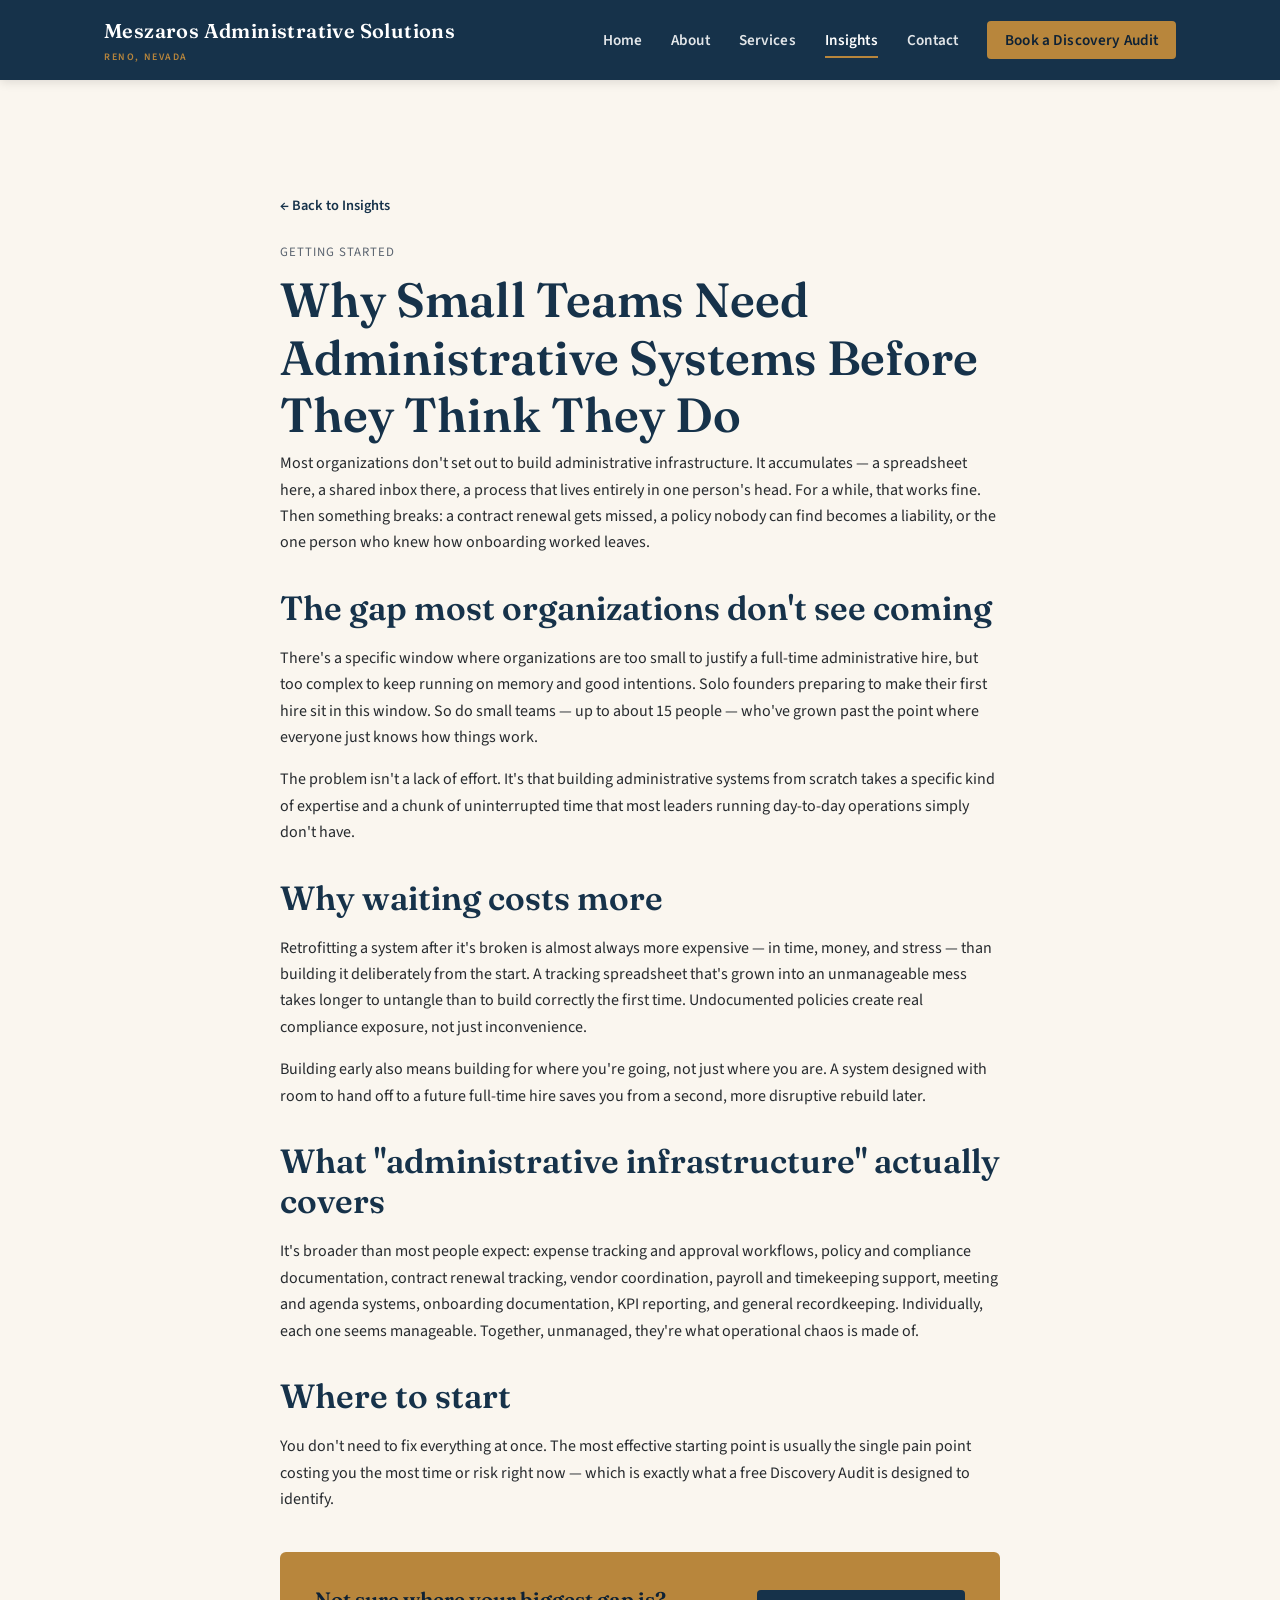
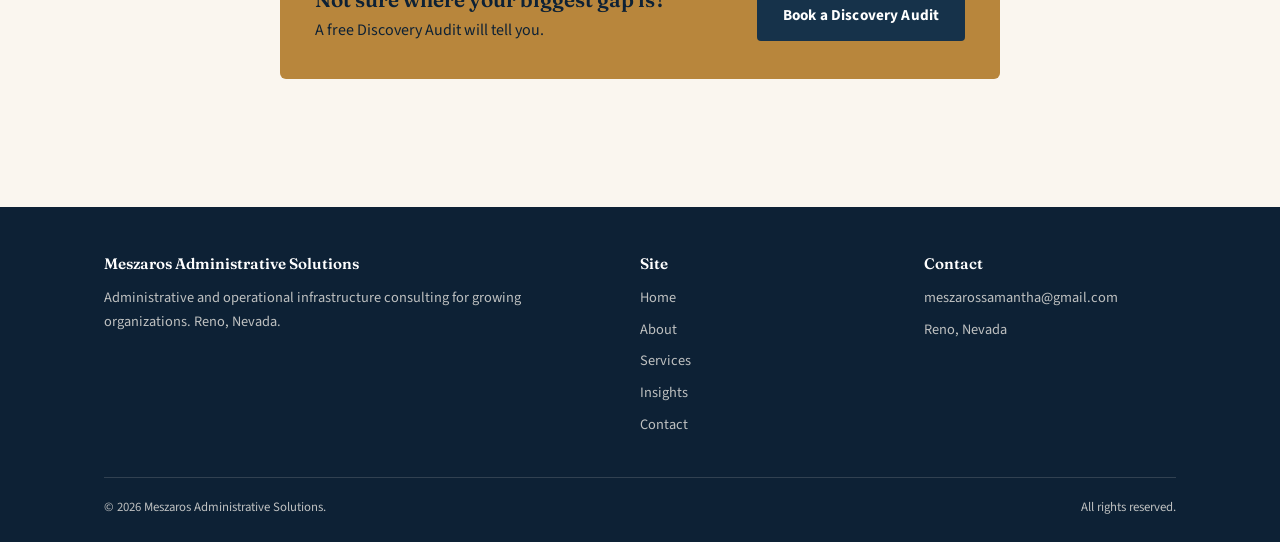
<file: insights/why-small-teams-need-systems.html>
<!DOCTYPE html>
<html lang="en">
<head>
<meta charset="UTF-8">
<meta name="viewport" content="width=device-width, initial-scale=1.0">
<title>Why Small Teams Need Administrative Systems Before They Think They Do | Meszaros Administrative Solutions</title>
<meta name="description" content="Most organizations wait until something breaks before investing in administrative infrastructure. Here's why that's the expensive way to do it.">
<link rel="icon" href="data:image/svg+xml,<svg xmlns=%22http://www.w3.org/2000/svg%22 viewBox=%220 0 100 100%22><rect width=%22100%22 height=%22100%22 rx=%2216%22 fill=%22%2316324a%22/><text x=%2250%22 y=%2266%22 font-size=%2258%22 font-family=%22Georgia,serif%22 fill=%22%23b8863c%22 text-anchor=%22middle%22>M</text></svg>">
<link rel="preconnect" href="https://fonts.googleapis.com">
<link rel="preconnect" href="https://fonts.gstatic.com" crossorigin>
<link href="https://fonts.googleapis.com/css2?family=Fraunces:wght@500;600;700&family=Source+Sans+3:wght@400;600;700&display=swap" rel="stylesheet">
<link rel="stylesheet" href="../css/style.css">
</head>
<body>

<header class="site-header">
  <div class="nav-wrap">
    <a class="logo" href="../index.html">Meszaros Administrative Solutions<span>Reno, Nevada</span></a>
    <button class="nav-toggle" aria-label="Toggle navigation" aria-expanded="false">&#9776; Menu</button>
    <nav class="main-nav" aria-label="Primary">
      <ul>
        <li><a href="../index.html">Home</a></li>
        <li><a href="../about.html">About</a></li>
        <li><a href="../services.html">Services</a></li>
        <li><a href="../insights.html" aria-current="page">Insights</a></li>
        <li><a href="../contact.html">Contact</a></li>
        <li><a class="nav-cta" href="../contact.html">Book a Discovery Audit</a></li>
      </ul>
    </nav>
  </div>
</header>

<main>
  <section>
    <div class="container">
      <article class="post" style="padding: 3rem 0 4rem;">
        <a class="back-link" href="../insights.html">&larr; Back to Insights</a>
        <p class="post-meta">Getting Started</p>
        <h1>Why Small Teams Need Administrative Systems Before They Think They Do</h1>
        <div class="post-body">
          <p>Most organizations don't set out to build administrative infrastructure. It accumulates &mdash; a spreadsheet here, a shared inbox there, a process that lives entirely in one person's head. For a while, that works fine. Then something breaks: a contract renewal gets missed, a policy nobody can find becomes a liability, or the one person who knew how onboarding worked leaves.</p>

          <h2>The gap most organizations don't see coming</h2>
          <p>There's a specific window where organizations are too small to justify a full-time administrative hire, but too complex to keep running on memory and good intentions. Solo founders preparing to make their first hire sit in this window. So do small teams &mdash; up to about 15 people &mdash; who've grown past the point where everyone just knows how things work.</p>
          <p>The problem isn't a lack of effort. It's that building administrative systems from scratch takes a specific kind of expertise and a chunk of uninterrupted time that most leaders running day-to-day operations simply don't have.</p>

          <h2>Why waiting costs more</h2>
          <p>Retrofitting a system after it's broken is almost always more expensive &mdash; in time, money, and stress &mdash; than building it deliberately from the start. A tracking spreadsheet that's grown into an unmanageable mess takes longer to untangle than to build correctly the first time. Undocumented policies create real compliance exposure, not just inconvenience.</p>
          <p>Building early also means building for where you're going, not just where you are. A system designed with room to hand off to a future full-time hire saves you from a second, more disruptive rebuild later.</p>

          <h2>What "administrative infrastructure" actually covers</h2>
          <p>It's broader than most people expect: expense tracking and approval workflows, policy and compliance documentation, contract renewal tracking, vendor coordination, payroll and timekeeping support, meeting and agenda systems, onboarding documentation, KPI reporting, and general recordkeeping. Individually, each one seems manageable. Together, unmanaged, they're what operational chaos is made of.</p>

          <h2>Where to start</h2>
          <p>You don't need to fix everything at once. The most effective starting point is usually the single pain point costing you the most time or risk right now &mdash; which is exactly what a free Discovery Audit is designed to identify.</p>
        </div>
        <div class="callout" style="margin-top:2.5rem;">
          <div>
            <h3>Not sure where your biggest gap is?</h3>
            <p>A free Discovery Audit will tell you.</p>
          </div>
          <a class="btn btn-dark" href="../contact.html">Book a Discovery Audit</a>
        </div>
      </article>
    </div>
  </section>
</main>

<footer class="site-footer">
  <div class="container">
    <div class="footer-grid">
      <div>
        <h4>Meszaros Administrative Solutions</h4>
        <p>Administrative and operational infrastructure consulting for growing organizations. Reno, Nevada.</p>
      </div>
      <div>
        <h4>Site</h4>
        <ul>
          <li><a href="../index.html">Home</a></li>
          <li><a href="../about.html">About</a></li>
          <li><a href="../services.html">Services</a></li>
          <li><a href="../insights.html">Insights</a></li>
          <li><a href="../contact.html">Contact</a></li>
        </ul>
      </div>
      <div>
        <h4>Contact</h4>
        <ul>
          <li><a href="mailto:meszarossamantha@gmail.com">meszarossamantha@gmail.com</a></li>
          <li>Reno, Nevada</li>
        </ul>
      </div>
    </div>
    <div class="footer-bottom">
      <span>&copy; <span data-year></span> Meszaros Administrative Solutions.</span>
      <span>All rights reserved.</span>
    </div>
  </div>
</footer>

<script src="../js/main.js"></script>
</body>
</html>
</file>
<file: style.css>
/* ===========================================================
   Meszaros Administrative Solutions — site stylesheet
   =========================================================== */

:root {
  --navy: #16324a;
  --navy-dark: #0d2135;
  --cream: #faf6ef;
  --cream-dark: #f1ead9;
  --charcoal: #262a2e;
  --slate: #5b6470;
  --line: #e2dbc9;
  --brass: #b8863c;
  --brass-dark: #96682a;
  --white: #ffffff;
  --radius: 6px;
  --shadow: 0 6px 24px rgba(13, 33, 53, 0.08);
  --max: 1120px;
}

* { box-sizing: border-box; }

html { scroll-behavior: smooth; }

body {
  margin: 0;
  font-family: "Source Sans 3", "Segoe UI", Arial, sans-serif;
  color: var(--charcoal);
  background: var(--cream);
  line-height: 1.65;
  -webkit-font-smoothing: antialiased;
}

h1, h2, h3, h4 {
  font-family: "Fraunces", Georgia, "Times New Roman", serif;
  color: var(--navy);
  line-height: 1.2;
  margin: 0 0 0.5em;
  font-weight: 600;
}

h1 { font-size: clamp(2rem, 4vw, 3rem); }
h2 { font-size: clamp(1.5rem, 3vw, 2.1rem); }
h3 { font-size: 1.3rem; }

p { margin: 0 0 1em; }

a { color: var(--navy); }
a:hover { color: var(--brass-dark); }

img { max-width: 100%; display: block; }

.container {
  max-width: var(--max);
  margin: 0 auto;
  padding: 0 1.5rem;
}

/* ---------- Header / Nav ---------- */

.site-header {
  background: var(--navy);
  position: sticky;
  top: 0;
  z-index: 50;
  box-shadow: 0 2px 10px rgba(0,0,0,0.12);
}

.nav-wrap {
  display: flex;
  align-items: center;
  justify-content: space-between;
  padding: 0.9rem 1.5rem;
  max-width: var(--max);
  margin: 0 auto;
}

.logo {
  display: flex;
  align-items: center;
  text-decoration: none;
}

.logo svg {
  height: 42px;
  width: auto;
  display: block;
}

.nav-toggle {
  display: none;
  background: none;
  border: 1px solid rgba(255,255,255,0.4);
  border-radius: 4px;
  color: var(--white);
  font-size: 1rem;
  padding: 0.4rem 0.7rem;
  cursor: pointer;
}

.main-nav ul {
  list-style: none;
  display: flex;
  gap: 1.8rem;
  margin: 0;
  padding: 0;
  align-items: center;
}

.main-nav a {
  color: rgba(255,255,255,0.88);
  text-decoration: none;
  font-size: 0.95rem;
  font-weight: 600;
  letter-spacing: 0.01em;
  padding: 0.3rem 0;
  border-bottom: 2px solid transparent;
}

.main-nav a:hover,
.main-nav a[aria-current="page"] {
  color: var(--white);
  border-bottom-color: var(--brass);
}

.main-nav .nav-cta {
  background: var(--brass);
  color: var(--navy-dark);
  padding: 0.5rem 1.1rem;
  border-radius: 4px;
  border-bottom: none;
}

.main-nav .nav-cta:hover {
  background: #cf9a4c;
  color: var(--navy-dark);
}

@media (max-width: 800px) {
  .nav-toggle { display: inline-block; }
  .main-nav {
    display: none;
    width: 100%;
  }
  .main-nav.open { display: block; }
  .nav-wrap { flex-wrap: wrap; }
  .main-nav ul {
    flex-direction: column;
    align-items: flex-start;
    gap: 0.3rem;
    padding: 1rem 0 0.5rem;
    width: 100%;
  }
  .main-nav .nav-cta { margin-top: 0.5rem; }
}

/* ---------- Hero ---------- */

.hero {
  background: linear-gradient(160deg, var(--navy) 0%, var(--navy-dark) 100%);
  color: var(--cream);
  padding: 5rem 0 4.5rem;
}

.hero .container { max-width: 780px; }

.eyebrow {
  text-transform: uppercase;
  letter-spacing: 0.16em;
  font-size: 0.78rem;
  font-weight: 700;
  color: var(--brass);
  margin-bottom: 1rem;
  display: block;
}

.hero h1 { color: var(--white); }

.hero p.lede {
  font-size: 1.15rem;
  color: rgba(250,246,239,0.85);
  max-width: 620px;
}

.btn-row { display: flex; gap: 1rem; flex-wrap: wrap; margin-top: 1.8rem; }

.btn {
  display: inline-block;
  padding: 0.8rem 1.6rem;
  border-radius: 4px;
  text-decoration: none;
  font-weight: 700;
  font-size: 0.95rem;
  letter-spacing: 0.01em;
  transition: transform 0.15s ease, background 0.15s ease;
}

.btn-primary {
  background: var(--brass);
  color: var(--navy-dark);
}
.btn-primary:hover { background: #cf9a4c; color: var(--navy-dark); transform: translateY(-1px); }

.btn-ghost {
  background: transparent;
  color: var(--cream);
  border: 1px solid rgba(250,246,239,0.4);
}
.btn-ghost:hover { border-color: var(--brass); color: var(--white); }

.btn-dark {
  background: var(--navy);
  color: var(--white);
}
.btn-dark:hover { background: var(--navy-dark); color: var(--white); }

/* ---------- Sections ---------- */

section { padding: 4rem 0; }
section.alt { background: var(--cream-dark); }
section.navy-block { background: var(--navy); color: var(--cream); }
section.navy-block h2 { color: var(--white); }

.section-head { max-width: 680px; margin: 0 auto 2.5rem; text-align: center; }
.section-head.left { margin-left: 0; text-align: left; }

/* ---------- Cards / grids ---------- */

.grid-3 {
  display: grid;
  grid-template-columns: repeat(3, 1fr);
  gap: 1.5rem;
}

.grid-2 {
  display: grid;
  grid-template-columns: repeat(2, 1fr);
  gap: 1.5rem;
}

@media (max-width: 800px) {
  .grid-3, .grid-2 { grid-template-columns: 1fr; }
}

.card {
  background: var(--white);
  border: 1px solid var(--line);
  border-radius: var(--radius);
  padding: 1.8rem;
  box-shadow: var(--shadow);
}

.card .tier-label {
  display: inline-block;
  font-size: 0.72rem;
  font-weight: 700;
  letter-spacing: 0.12em;
  text-transform: uppercase;
  color: var(--brass-dark);
  background: rgba(184,134,60,0.12);
  padding: 0.25rem 0.6rem;
  border-radius: 3px;
  margin-bottom: 0.8rem;
}

.card ul { padding-left: 1.1rem; margin: 0.8rem 0 0; }
.card li { margin-bottom: 0.4rem; }

.card .price-note {
  margin-top: 1rem;
  font-size: 0.88rem;
  color: var(--slate);
  font-style: italic;
}

/* ---------- Author / avatar ---------- */

.author-row {
  display: flex;
  align-items: center;
  gap: 2rem;
  flex-wrap: wrap;
}

.avatar-circle {
  width: 150px;
  height: 150px;
  border-radius: 50%;
  background: linear-gradient(160deg, var(--navy) 0%, var(--navy-dark) 100%);
  color: var(--brass);
  display: flex;
  align-items: center;
  justify-content: center;
  font-family: "Fraunces", serif;
  font-size: 2.4rem;
  font-weight: 700;
  border: 3px solid var(--brass);
  flex-shrink: 0;
  overflow: hidden;
}

.avatar-circle img {
  width: 100%;
  height: 100%;
  object-fit: cover;
}

/* ---------- Stat tiles ---------- */

.stats-grid {
  display: grid;
  grid-template-columns: repeat(4, 1fr);
  gap: 1.5rem;
  text-align: center;
}

@media (max-width: 700px) {
  .stats-grid { grid-template-columns: repeat(2, 1fr); }
}

.stat-tile .stat-number {
  font-family: "Fraunces", serif;
  font-size: clamp(2rem, 4vw, 2.6rem);
  font-weight: 700;
  color: var(--brass);
  line-height: 1;
  margin-bottom: 0.4rem;
}

.stat-tile .stat-label {
  font-size: 0.8rem;
  text-transform: uppercase;
  letter-spacing: 0.08em;
  color: rgba(250,246,239,0.75);
}

/* ---------- Process steps ---------- */

.steps {
  display: grid;
  grid-template-columns: repeat(3, 1fr);
  gap: 2rem;
  counter-reset: step;
}

@media (max-width: 800px) {
  .steps { grid-template-columns: 1fr; }
}

.step { position: relative; padding-left: 3rem; }

.step::before {
  counter-increment: step;
  content: counter(step);
  position: absolute;
  left: 0;
  top: 0;
  width: 2.1rem;
  height: 2.1rem;
  border-radius: 50%;
  background: var(--brass);
  color: var(--navy-dark);
  font-weight: 700;
  font-family: "Fraunces", serif;
  display: flex;
  align-items: center;
  justify-content: center;
}

/* ---------- Tables (service matrix) ---------- */

.table-scroll {
  overflow-x: auto;
  border: 1px solid var(--line);
  border-radius: var(--radius);
  box-shadow: var(--shadow);
  background: var(--white);
}

table.matrix {
  border-collapse: collapse;
  width: 100%;
  min-width: 820px;
  font-size: 0.92rem;
}

table.matrix caption { display: none; }

table.matrix th, table.matrix td {
  text-align: left;
  padding: 0.85rem 1rem;
  border-bottom: 1px solid var(--line);
  vertical-align: top;
}

table.matrix thead th {
  background: var(--navy);
  color: var(--white);
  font-family: "Fraunces", serif;
  font-weight: 600;
  position: sticky;
  top: 0;
}

table.matrix tbody tr:nth-child(even) { background: var(--cream-dark); }

table.matrix td:first-child, table.matrix th:first-child {
  font-weight: 700;
  color: var(--navy);
}

/* ---------- Pricing table ---------- */

table.pricing {
  width: 100%;
  border-collapse: collapse;
  background: var(--white);
  border: 1px solid var(--line);
  border-radius: var(--radius);
  overflow: hidden;
}

table.pricing th, table.pricing td {
  padding: 0.9rem 1.2rem;
  text-align: left;
  border-bottom: 1px solid var(--line);
}

table.pricing thead th {
  background: var(--navy);
  color: var(--white);
  font-family: "Fraunces", serif;
}

table.pricing tr:last-child td { border-bottom: none; }

/* ---------- Callout / audit box ---------- */

.callout {
  background: var(--brass);
  color: var(--navy-dark);
  border-radius: var(--radius);
  padding: 2.2rem;
  display: flex;
  justify-content: space-between;
  align-items: center;
  gap: 2rem;
  flex-wrap: wrap;
}

.callout h3 { color: var(--navy-dark); margin-bottom: 0.3rem; }
.callout p { margin: 0; }

/* ---------- Lists w/ marks ---------- */

.check-list { list-style: none; padding: 0; margin: 0; }
.check-list li {
  padding-left: 1.6rem;
  position: relative;
  margin-bottom: 0.6rem;
}
.check-list li::before {
  content: "\2713";
  position: absolute;
  left: 0;
  color: var(--brass-dark);
  font-weight: 700;
}

/* ---------- Blog / insights ---------- */

.post-list { display: grid; gap: 1.5rem; }

.post-card {
  background: var(--white);
  border: 1px solid var(--line);
  border-radius: var(--radius);
  padding: 1.8rem;
  box-shadow: var(--shadow);
}

.post-meta {
  font-size: 0.8rem;
  color: var(--slate);
  text-transform: uppercase;
  letter-spacing: 0.08em;
  margin-bottom: 0.5rem;
}

.post-card h3 a { text-decoration: none; }

article.post {
  max-width: 720px;
  margin: 0 auto;
}

article.post h1 { margin-bottom: 0.4rem; }

.post-body h2 { margin-top: 2rem; }
.post-body ul { padding-left: 1.3rem; }

.back-link {
  display: inline-block;
  margin-bottom: 1.5rem;
  font-size: 0.9rem;
  font-weight: 600;
  text-decoration: none;
}

/* ---------- Forms ---------- */

form.contact-form {
  display: grid;
  gap: 1.2rem;
  max-width: 640px;
}

.form-row { display: grid; gap: 1.2rem; grid-template-columns: 1fr 1fr; }
@media (max-width: 600px) { .form-row { grid-template-columns: 1fr; } }

label {
  font-weight: 700;
  font-size: 0.9rem;
  display: block;
  margin-bottom: 0.4rem;
  color: var(--navy);
}

input, select, textarea {
  width: 100%;
  padding: 0.7rem 0.85rem;
  border: 1px solid var(--line);
  border-radius: 4px;
  font-family: inherit;
  font-size: 1rem;
  background: var(--white);
  color: var(--charcoal);
}

input:focus, select:focus, textarea:focus {
  outline: 2px solid var(--brass);
  outline-offset: 1px;
}

textarea { resize: vertical; min-height: 140px; }

.form-note { font-size: 0.85rem; color: var(--slate); }

#form-status {
  font-size: 0.9rem;
  font-weight: 600;
  padding: 0.6rem 0;
}

/* ---------- Contact info block ---------- */

.contact-info { display: grid; gap: 1.5rem; }
.contact-info dt {
  font-weight: 700;
  color: var(--navy);
  font-size: 0.85rem;
  text-transform: uppercase;
  letter-spacing: 0.06em;
}
.contact-info dd { margin: 0.2rem 0 0; }

/* ---------- Footer ---------- */

.site-footer {
  background: var(--navy-dark);
  color: rgba(250,246,239,0.75);
  padding: 3rem 0 1.5rem;
  font-size: 0.9rem;
}

.footer-grid {
  display: grid;
  grid-template-columns: 2fr 1fr 1fr;
  gap: 2rem;
  margin-bottom: 2rem;
}

@media (max-width: 700px) {
  .footer-grid { grid-template-columns: 1fr; }
}

.site-footer h4 {
  color: var(--white);
  font-size: 0.95rem;
  margin-bottom: 0.8rem;
}

.site-footer a { color: rgba(250,246,239,0.75); text-decoration: none; }
.site-footer a:hover { color: var(--brass); }

.site-footer ul { list-style: none; padding: 0; margin: 0; }
.site-footer li { margin-bottom: 0.5rem; }

.footer-bottom {
  border-top: 1px solid rgba(250,246,239,0.15);
  padding-top: 1.2rem;
  font-size: 0.8rem;
  display: flex;
  justify-content: space-between;
  flex-wrap: wrap;
  gap: 0.5rem;
}

/* ---------- Utility ---------- */

.text-center { text-align: center; }
.mt-0 { margin-top: 0; }
.small { font-size: 0.88rem; color: var(--slate); }
</file>
<file: css/style.css>
/* ===========================================================
   Meszaros Administrative Solutions — site stylesheet
   =========================================================== */

:root {
  --navy: #16324a;
  --navy-dark: #0d2135;
  --cream: #faf6ef;
  --cream-dark: #f1ead9;
  --charcoal: #262a2e;
  --slate: #5b6470;
  --line: #e2dbc9;
  --brass: #b8863c;
  --brass-dark: #96682a;
  --white: #ffffff;
  --radius: 6px;
  --shadow: 0 6px 24px rgba(13, 33, 53, 0.08);
  --max: 1120px;
}

* { box-sizing: border-box; }

html { scroll-behavior: smooth; }

body {
  margin: 0;
  font-family: "Source Sans 3", "Segoe UI", Arial, sans-serif;
  color: var(--charcoal);
  background: var(--cream);
  line-height: 1.65;
  -webkit-font-smoothing: antialiased;
}

h1, h2, h3, h4 {
  font-family: "Fraunces", Georgia, "Times New Roman", serif;
  color: var(--navy);
  line-height: 1.2;
  margin: 0 0 0.5em;
  font-weight: 600;
}

h1 { font-size: clamp(2rem, 4vw, 3rem); }
h2 { font-size: clamp(1.5rem, 3vw, 2.1rem); }
h3 { font-size: 1.3rem; }

p { margin: 0 0 1em; }

a { color: var(--navy); }
a:hover { color: var(--brass-dark); }

img { max-width: 100%; display: block; }

.container {
  max-width: var(--max);
  margin: 0 auto;
  padding: 0 1.5rem;
}

/* ---------- Header / Nav ---------- */

.site-header {
  background: var(--navy);
  position: sticky;
  top: 0;
  z-index: 50;
  box-shadow: 0 2px 10px rgba(0,0,0,0.12);
}

.nav-wrap {
  display: flex;
  align-items: center;
  justify-content: space-between;
  padding: 0.9rem 1.5rem;
  max-width: var(--max);
  margin: 0 auto;
}

.logo {
  font-family: "Fraunces", serif;
  font-size: 1.25rem;
  color: var(--white);
  text-decoration: none;
  letter-spacing: 0.02em;
  font-weight: 600;
}

.logo span {
  color: var(--brass);
  display: block;
  font-family: "Source Sans 3", sans-serif;
  font-size: 0.62rem;
  letter-spacing: 0.16em;
  text-transform: uppercase;
  font-weight: 600;
  margin-top: 2px;
}

.nav-toggle {
  display: none;
  background: none;
  border: 1px solid rgba(255,255,255,0.4);
  border-radius: 4px;
  color: var(--white);
  font-size: 1rem;
  padding: 0.4rem 0.7rem;
  cursor: pointer;
}

.main-nav ul {
  list-style: none;
  display: flex;
  gap: 1.8rem;
  margin: 0;
  padding: 0;
  align-items: center;
}

.main-nav a {
  color: rgba(255,255,255,0.88);
  text-decoration: none;
  font-size: 0.95rem;
  font-weight: 600;
  letter-spacing: 0.01em;
  padding: 0.3rem 0;
  border-bottom: 2px solid transparent;
}

.main-nav a:hover,
.main-nav a[aria-current="page"] {
  color: var(--white);
  border-bottom-color: var(--brass);
}

.main-nav .nav-cta {
  background: var(--brass);
  color: var(--navy-dark);
  padding: 0.5rem 1.1rem;
  border-radius: 4px;
  border-bottom: none;
}

.main-nav .nav-cta:hover {
  background: #cf9a4c;
  color: var(--navy-dark);
}

@media (max-width: 800px) {
  .nav-toggle { display: inline-block; }
  .main-nav {
    display: none;
    width: 100%;
  }
  .main-nav.open { display: block; }
  .nav-wrap { flex-wrap: wrap; }
  .main-nav ul {
    flex-direction: column;
    align-items: flex-start;
    gap: 0.3rem;
    padding: 1rem 0 0.5rem;
    width: 100%;
  }
  .main-nav .nav-cta { margin-top: 0.5rem; }
}

/* ---------- Hero ---------- */

.hero {
  background: linear-gradient(160deg, var(--navy) 0%, var(--navy-dark) 100%);
  color: var(--cream);
  padding: 5rem 0 4.5rem;
}

.hero .container { max-width: 780px; }

.eyebrow {
  text-transform: uppercase;
  letter-spacing: 0.16em;
  font-size: 0.78rem;
  font-weight: 700;
  color: var(--brass);
  margin-bottom: 1rem;
  display: block;
}

.hero h1 { color: var(--white); }

.hero p.lede {
  font-size: 1.15rem;
  color: rgba(250,246,239,0.85);
  max-width: 620px;
}

.btn-row { display: flex; gap: 1rem; flex-wrap: wrap; margin-top: 1.8rem; }

.btn {
  display: inline-block;
  padding: 0.8rem 1.6rem;
  border-radius: 4px;
  text-decoration: none;
  font-weight: 700;
  font-size: 0.95rem;
  letter-spacing: 0.01em;
  transition: transform 0.15s ease, background 0.15s ease;
}

.btn-primary {
  background: var(--brass);
  color: var(--navy-dark);
}
.btn-primary:hover { background: #cf9a4c; color: var(--navy-dark); transform: translateY(-1px); }

.btn-ghost {
  background: transparent;
  color: var(--cream);
  border: 1px solid rgba(250,246,239,0.4);
}
.btn-ghost:hover { border-color: var(--brass); color: var(--white); }

.btn-dark {
  background: var(--navy);
  color: var(--white);
}
.btn-dark:hover { background: var(--navy-dark); color: var(--white); }

/* ---------- Sections ---------- */

section { padding: 4rem 0; }
section.alt { background: var(--cream-dark); }
section.navy-block { background: var(--navy); color: var(--cream); }
section.navy-block h2 { color: var(--white); }

.section-head { max-width: 680px; margin: 0 auto 2.5rem; text-align: center; }
.section-head.left { margin-left: 0; text-align: left; }

/* ---------- Cards / grids ---------- */

.grid-3 {
  display: grid;
  grid-template-columns: repeat(3, 1fr);
  gap: 1.5rem;
}

.grid-2 {
  display: grid;
  grid-template-columns: repeat(2, 1fr);
  gap: 1.5rem;
}

@media (max-width: 800px) {
  .grid-3, .grid-2 { grid-template-columns: 1fr; }
}

.card {
  background: var(--white);
  border: 1px solid var(--line);
  border-radius: var(--radius);
  padding: 1.8rem;
  box-shadow: var(--shadow);
}

.card .tier-label {
  display: inline-block;
  font-size: 0.72rem;
  font-weight: 700;
  letter-spacing: 0.12em;
  text-transform: uppercase;
  color: var(--brass-dark);
  background: rgba(184,134,60,0.12);
  padding: 0.25rem 0.6rem;
  border-radius: 3px;
  margin-bottom: 0.8rem;
}

.card ul { padding-left: 1.1rem; margin: 0.8rem 0 0; }
.card li { margin-bottom: 0.4rem; }

.card .price-note {
  margin-top: 1rem;
  font-size: 0.88rem;
  color: var(--slate);
  font-style: italic;
}

/* ---------- Process steps ---------- */

.steps {
  display: grid;
  grid-template-columns: repeat(3, 1fr);
  gap: 2rem;
  counter-reset: step;
}

@media (max-width: 800px) {
  .steps { grid-template-columns: 1fr; }
}

.step { position: relative; padding-left: 3rem; }

.step::before {
  counter-increment: step;
  content: counter(step);
  position: absolute;
  left: 0;
  top: 0;
  width: 2.1rem;
  height: 2.1rem;
  border-radius: 50%;
  background: var(--brass);
  color: var(--navy-dark);
  font-weight: 700;
  font-family: "Fraunces", serif;
  display: flex;
  align-items: center;
  justify-content: center;
}

/* ---------- Tables (service matrix) ---------- */

.table-scroll {
  overflow-x: auto;
  border: 1px solid var(--line);
  border-radius: var(--radius);
  box-shadow: var(--shadow);
  background: var(--white);
}

table.matrix {
  border-collapse: collapse;
  width: 100%;
  min-width: 820px;
  font-size: 0.92rem;
}

table.matrix caption { display: none; }

table.matrix th, table.matrix td {
  text-align: left;
  padding: 0.85rem 1rem;
  border-bottom: 1px solid var(--line);
  vertical-align: top;
}

table.matrix thead th {
  background: var(--navy);
  color: var(--white);
  font-family: "Fraunces", serif;
  font-weight: 600;
  position: sticky;
  top: 0;
}

table.matrix tbody tr:nth-child(even) { background: var(--cream-dark); }

table.matrix td:first-child, table.matrix th:first-child {
  font-weight: 700;
  color: var(--navy);
}

/* ---------- Pricing table ---------- */

table.pricing {
  width: 100%;
  border-collapse: collapse;
  background: var(--white);
  border: 1px solid var(--line);
  border-radius: var(--radius);
  overflow: hidden;
}

table.pricing th, table.pricing td {
  padding: 0.9rem 1.2rem;
  text-align: left;
  border-bottom: 1px solid var(--line);
}

table.pricing thead th {
  background: var(--navy);
  color: var(--white);
  font-family: "Fraunces", serif;
}

table.pricing tr:last-child td { border-bottom: none; }

/* ---------- Callout / audit box ---------- */

.callout {
  background: var(--brass);
  color: var(--navy-dark);
  border-radius: var(--radius);
  padding: 2.2rem;
  display: flex;
  justify-content: space-between;
  align-items: center;
  gap: 2rem;
  flex-wrap: wrap;
}

.callout h3 { color: var(--navy-dark); margin-bottom: 0.3rem; }
.callout p { margin: 0; }

/* ---------- Lists w/ marks ---------- */

.check-list { list-style: none; padding: 0; margin: 0; }
.check-list li {
  padding-left: 1.6rem;
  position: relative;
  margin-bottom: 0.6rem;
}
.check-list li::before {
  content: "\2713";
  position: absolute;
  left: 0;
  color: var(--brass-dark);
  font-weight: 700;
}

/* ---------- Blog / insights ---------- */

.post-list { display: grid; gap: 1.5rem; }

.post-card {
  background: var(--white);
  border: 1px solid var(--line);
  border-radius: var(--radius);
  padding: 1.8rem;
  box-shadow: var(--shadow);
}

.post-meta {
  font-size: 0.8rem;
  color: var(--slate);
  text-transform: uppercase;
  letter-spacing: 0.08em;
  margin-bottom: 0.5rem;
}

.post-card h3 a { text-decoration: none; }

article.post {
  max-width: 720px;
  margin: 0 auto;
}

article.post h1 { margin-bottom: 0.4rem; }

.post-body h2 { margin-top: 2rem; }
.post-body ul { padding-left: 1.3rem; }

.back-link {
  display: inline-block;
  margin-bottom: 1.5rem;
  font-size: 0.9rem;
  font-weight: 600;
  text-decoration: none;
}

/* ---------- Forms ---------- */

form.contact-form {
  display: grid;
  gap: 1.2rem;
  max-width: 640px;
}

.form-row { display: grid; gap: 1.2rem; grid-template-columns: 1fr 1fr; }
@media (max-width: 600px) { .form-row { grid-template-columns: 1fr; } }

label {
  font-weight: 700;
  font-size: 0.9rem;
  display: block;
  margin-bottom: 0.4rem;
  color: var(--navy);
}

input, select, textarea {
  width: 100%;
  padding: 0.7rem 0.85rem;
  border: 1px solid var(--line);
  border-radius: 4px;
  font-family: inherit;
  font-size: 1rem;
  background: var(--white);
  color: var(--charcoal);
}

input:focus, select:focus, textarea:focus {
  outline: 2px solid var(--brass);
  outline-offset: 1px;
}

textarea { resize: vertical; min-height: 140px; }

.form-note { font-size: 0.85rem; color: var(--slate); }

#form-status {
  font-size: 0.9rem;
  font-weight: 600;
  padding: 0.6rem 0;
}

/* ---------- Contact info block ---------- */

.contact-info { display: grid; gap: 1.5rem; }
.contact-info dt {
  font-weight: 700;
  color: var(--navy);
  font-size: 0.85rem;
  text-transform: uppercase;
  letter-spacing: 0.06em;
}
.contact-info dd { margin: 0.2rem 0 0; }

/* ---------- Footer ---------- */

.site-footer {
  background: var(--navy-dark);
  color: rgba(250,246,239,0.75);
  padding: 3rem 0 1.5rem;
  font-size: 0.9rem;
}

.footer-grid {
  display: grid;
  grid-template-columns: 2fr 1fr 1fr;
  gap: 2rem;
  margin-bottom: 2rem;
}

@media (max-width: 700px) {
  .footer-grid { grid-template-columns: 1fr; }
}

.site-footer h4 {
  color: var(--white);
  font-size: 0.95rem;
  margin-bottom: 0.8rem;
}

.site-footer a { color: rgba(250,246,239,0.75); text-decoration: none; }
.site-footer a:hover { color: var(--brass); }

.site-footer ul { list-style: none; padding: 0; margin: 0; }
.site-footer li { margin-bottom: 0.5rem; }

.footer-bottom {
  border-top: 1px solid rgba(250,246,239,0.15);
  padding-top: 1.2rem;
  font-size: 0.8rem;
  display: flex;
  justify-content: space-between;
  flex-wrap: wrap;
  gap: 0.5rem;
}

/* ---------- Utility ---------- */

.text-center { text-align: center; }
.mt-0 { margin-top: 0; }
.small { font-size: 0.88rem; color: var(--slate); }
</file>
